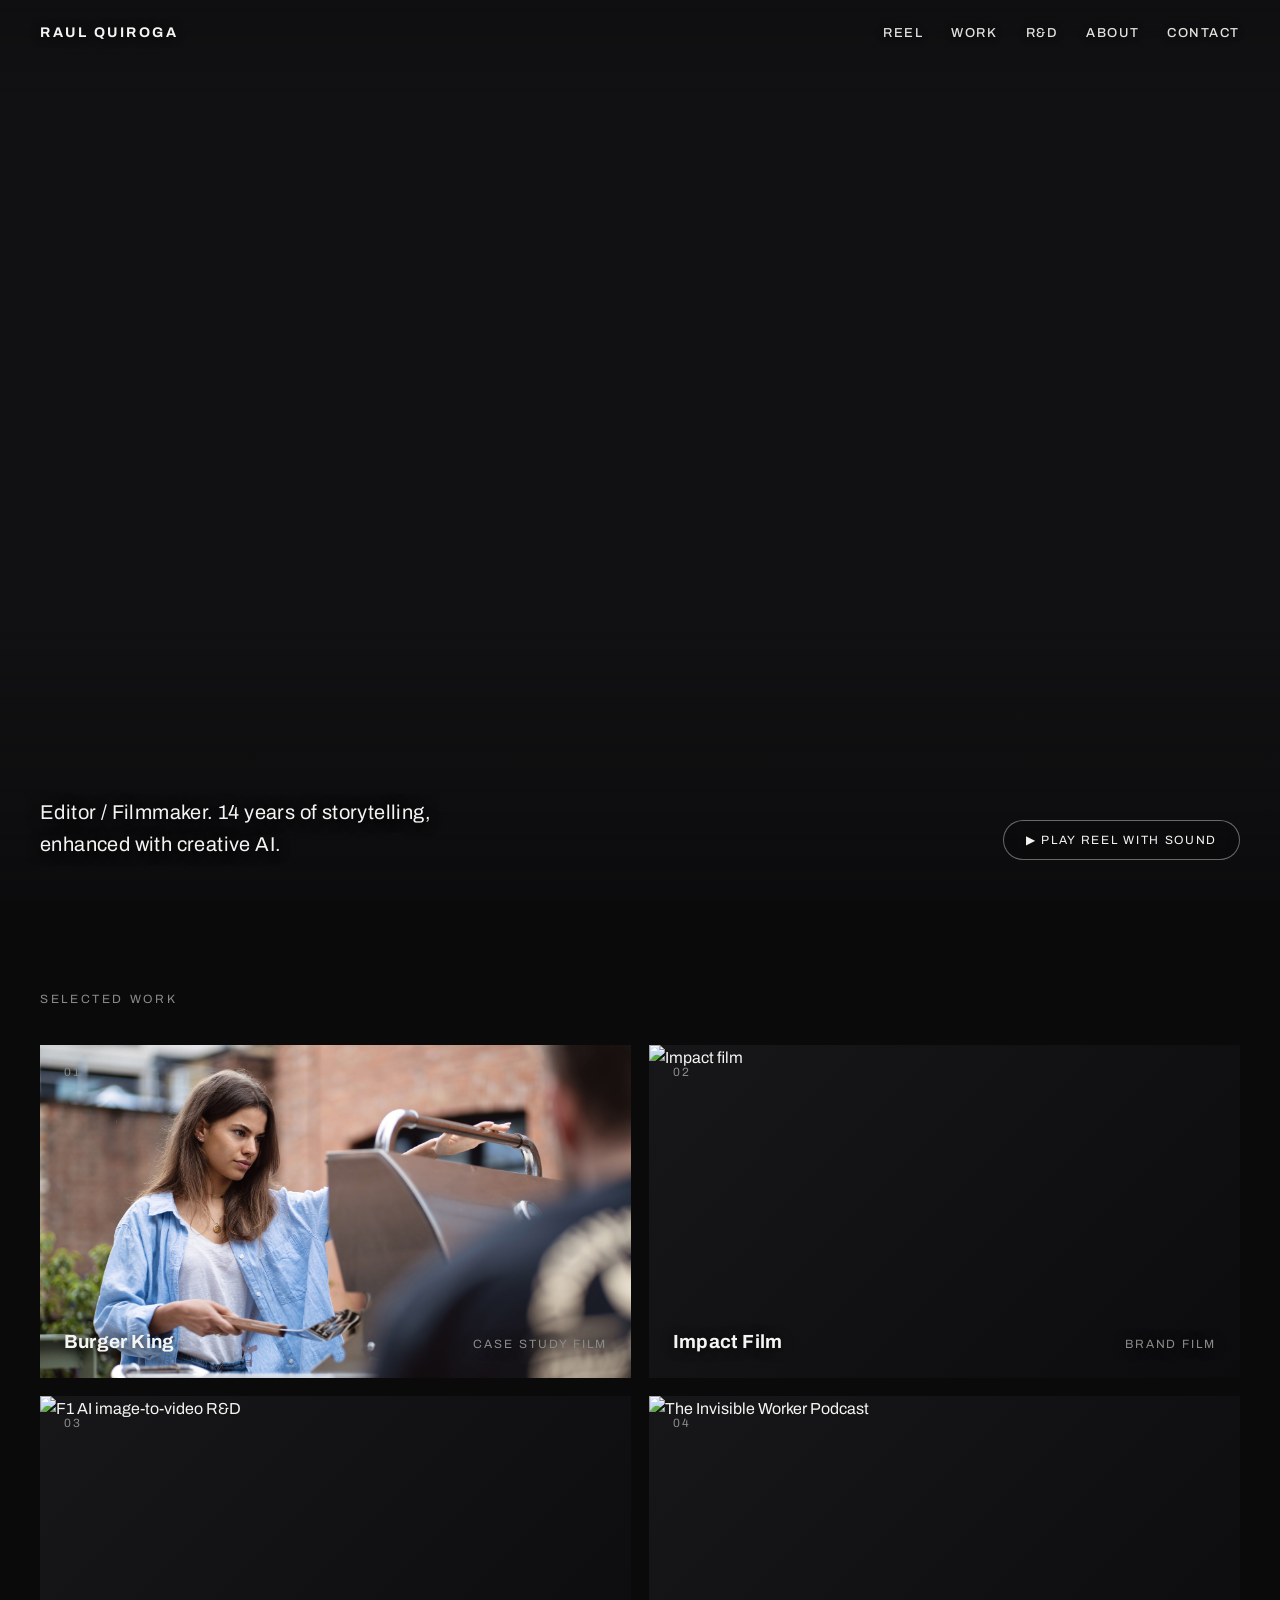
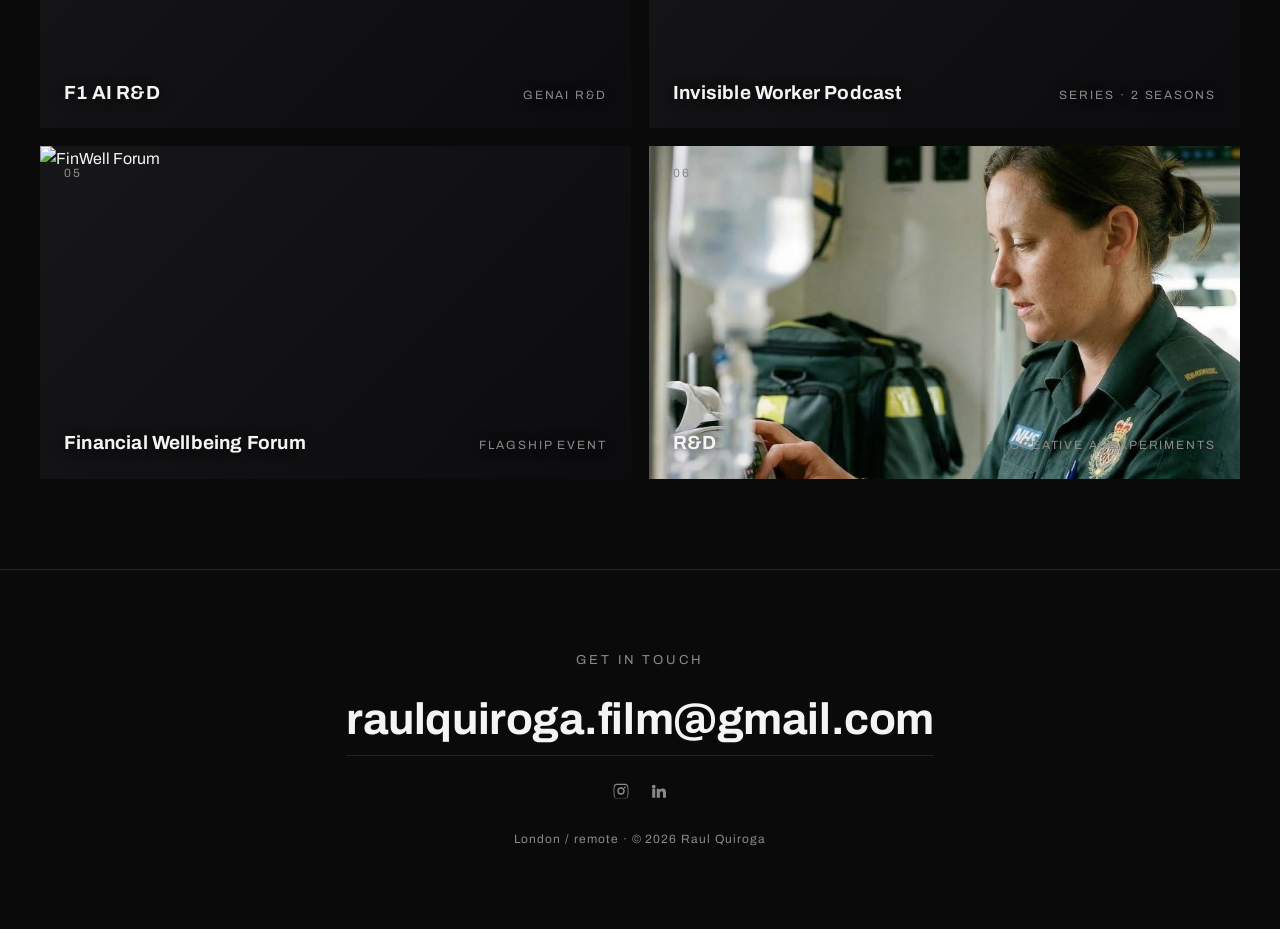
<file: index.html>
<!DOCTYPE html>
<html lang="en">
<head>
<meta charset="UTF-8">
<meta name="viewport" content="width=device-width, initial-scale=1.0">
<title>Raul Quiroga · Editor / Filmmaker</title>
<meta name="description" content="Raul Quiroga is an editor and filmmaker. 14+ years of broadcast craft, emotional editorial and GenAI-driven filmmaking.">
<link rel="preconnect" href="https://fonts.googleapis.com">
<link rel="preconnect" href="https://fonts.gstatic.com" crossorigin>
<link href="https://fonts.googleapis.com/css2?family=Archivo:wght@400;500;700;800&display=swap" rel="stylesheet">
<link rel="stylesheet" href="styles.css">
</head>
<body>

<nav class="nav">
  <a class="logo" href="index.html">Raul Quiroga</a>
  <div class="links">
    <a href="index.html" class="reel-link">Reel</a>
    <a href="#work">Work</a>
    <a href="rnd.html">R&amp;D</a>
    <a href="about.html">About</a>
    <a href="#contact">Contact</a>
  </div>
</nav>

<!-- ── HERO REEL ──
     Full-bleed background loop (muted, no controls). The button opens
     the reel in a lightbox player with sound and full controls. -->
<header class="hero">
  <h1 class="sr-only">Raul Quiroga · Editor / Filmmaker</h1>
  <div class="video-wrap">
    <iframe id="bgReel"
      src="https://player.vimeo.com/video/1209639654?h=d6bda9c183&background=1"
      allow="autoplay; fullscreen" title="Showreel (background)"></iframe>
  </div>
  <div class="scrim"></div>
  <div class="hero-copy">
    <p class="tagline">Editor / Filmmaker. 14 years of storytelling, enhanced with creative AI.</p>
    <button class="sound-btn" onclick="openReel()">▶ Play reel with sound</button>
  </div>
</header>

<div class="lightbox" id="lightbox" onclick="closeReel()" aria-hidden="true">
  <div class="lightbox-inner" onclick="event.stopPropagation()">
    <button class="lightbox-close" onclick="closeReel()" aria-label="Close reel">✕</button>
    <div class="lightbox-frame">
      <iframe id="lightboxFrame" src="about:blank"
        allow="autoplay; fullscreen; picture-in-picture" allowfullscreen title="Showreel"></iframe>
    </div>
  </div>
</div>

<!-- ── WORK ── -->
<main class="section" id="work">
  <p class="section-label">Selected work</p>
  <div class="work-grid">

    <a class="tile" href="burger-king.html">
      <img class="media" src="assets/burger-king.jpg" alt="Burger King case study film shoot" onerror="this.removeAttribute('src')">
      <span class="num">01</span>
      <div class="meta"><span class="title">Burger King</span><span class="kind">Case Study Film</span></div>
    </a>

    <a class="tile" href="impact-film.html">
      <img class="media" src="https://i.vimeocdn.com/video/2179336006-455e7f62de36483db056da31ccc5d5e21b79f44ef32065fd4aa48a20d92b4ee2-d_1280?region=us" alt="Impact film" onerror="this.removeAttribute('src')">
      <span class="num">02</span>
      <div class="meta"><span class="title">Impact Film</span><span class="kind">Brand Film</span></div>
    </a>

    <a class="tile" href="f1-ai.html">
      <img class="media" src="https://i.vimeocdn.com/video/2179338705-06f9aa1da8178ad7cf1d2cf62b634ba304f5eef14f39f080c643c0d7758fa4b1-d_1280?region=us" alt="F1 AI image-to-video R&D" onerror="this.removeAttribute('src')">
      <span class="num">03</span>
      <div class="meta"><span class="title">F1 AI R&amp;D</span><span class="kind">GenAI R&amp;D</span></div>
    </a>

    <a class="tile" href="invisible-worker.html">
      <img class="media" src="https://i.vimeocdn.com/video/2179340934-d8241ba2f781d6fa5e6c8453af34aaaffb43658cd40898a93d1880545e187e37-d_1280?region=us" alt="The Invisible Worker Podcast" onerror="this.removeAttribute('src')">
      <span class="num">04</span>
      <div class="meta"><span class="title">Invisible Worker Podcast</span><span class="kind">Series · 2 Seasons</span></div>
    </a>

    <a class="tile" href="finwell.html">
      <img class="media" src="https://i.vimeocdn.com/video/2179339027-e7065d8ea697228eddccb8ee9443a9eca9095ce222a0bd3dcd547ec988661694-d_1280?region=us" alt="FinWell Forum" onerror="this.removeAttribute('src')">
      <span class="num">05</span>
      <div class="meta"><span class="title">Financial Wellbeing Forum</span><span class="kind">Flagship Event</span></div>
    </a>

    <a class="tile" href="rnd.html">
      <img class="media" src="assets/rnd-characters-2.jpg" alt="AI-generated paramedic, R&D experiments" style="object-position: 50% 22%;" onerror="this.removeAttribute('src')">
      <span class="num">06</span>
      <div class="meta"><span class="title">R&amp;D</span><span class="kind">Creative AI Experiments</span></div>
    </a>

  </div>
</main>

<footer class="contact" id="contact">
  <p class="cta">Get in touch</p>
  <a class="email" href="mailto:raulquiroga.film@gmail.com">raulquiroga.film@gmail.com</a>
  <div class="socials">
    <a href="https://www.instagram.com/raulquiroga.film/" target="_blank" rel="noopener" aria-label="Instagram"><svg viewBox="0 0 24 24" width="18" height="18" fill="currentColor" aria-hidden="true"><path d="M12 2.2c3.2 0 3.6 0 4.9.1 1.2.1 1.8.2 2.2.4.6.2 1 .5 1.4.9.4.4.7.8.9 1.4.2.4.4 1 .4 2.2.1 1.3.1 1.7.1 4.9s0 3.6-.1 4.9c-.1 1.2-.2 1.8-.4 2.2-.2.6-.5 1-.9 1.4-.4.4-.8.7-1.4.9-.4.2-1 .4-2.2.4-1.3.1-1.7.1-4.9.1s-3.6 0-4.9-.1c-1.2-.1-1.8-.2-2.2-.4-.6-.2-1-.5-1.4-.9-.4-.4-.7-.8-.9-1.4-.2-.4-.4-1-.4-2.2-.1-1.3-.1-1.7-.1-4.9s0-3.6.1-4.9c.1-1.2.2-1.8.4-2.2.2-.6.5-1 .9-1.4.4-.4.8-.7 1.4-.9.4-.2 1-.4 2.2-.4 1.3-.1 1.7-.1 4.9-.1zm0 1.8c-3.1 0-3.5 0-4.8.1-1.1.1-1.5.2-1.8.3-.5.2-.8.4-1.1.7-.3.3-.5.6-.7 1.1-.1.3-.3.7-.3 1.8-.1 1.3-.1 1.6-.1 4.8s0 3.5.1 4.8c.1 1.1.2 1.5.3 1.8.2.5.4.8.7 1.1.3.3.6.5 1.1.7.3.1.7.3 1.8.3 1.3.1 1.6.1 4.8.1s3.5 0 4.8-.1c1.1-.1 1.5-.2 1.8-.3.5-.2.8-.4 1.1-.7.3-.3.5-.6.7-1.1.1-.3.3-.7.3-1.8.1-1.3.1-1.6.1-4.8s0-3.5-.1-4.8c-.1-1.1-.2-1.5-.3-1.8-.2-.5-.4-.8-.7-1.1-.3-.3-.6-.5-1.1-.7-.3-.1-.7-.3-1.8-.3-1.3-.1-1.6-.1-4.8-.1zm0 3.1a4.9 4.9 0 1 1 0 9.8 4.9 4.9 0 0 1 0-9.8zm0 1.8a3.1 3.1 0 1 0 0 6.2 3.1 3.1 0 0 0 0-6.2zm5.1-2.9a1.1 1.1 0 1 1 0 2.3 1.1 1.1 0 0 1 0-2.3z"/></svg></a>
    <a href="https://www.linkedin.com/in/raul-quiroga/" target="_blank" rel="noopener" aria-label="LinkedIn"><svg viewBox="0 0 24 24" width="18" height="18" fill="currentColor" aria-hidden="true"><path d="M4.98 3.5a2.5 2.5 0 1 1 0 5 2.5 2.5 0 0 1 0-5zM3 9h4v12H3zM9 9h3.8v1.7h.1c.5-1 1.8-2 3.7-2 4 0 4.7 2.6 4.7 6V21h-4v-5.6c0-1.3 0-3-1.9-3s-2.2 1.4-2.2 2.9V21H9z"/></svg></a>
  </div>
  <p class="fine">London / remote · © 2026 Raul Quiroga</p>
</footer>

<script>
  var reelSrc = 'https://player.vimeo.com/video/1209639654?h=d6bda9c183&autoplay=1&muted=0&title=0&byline=0&portrait=0&badge=0&dnt=1';
  function bgReel(method) {
    document.getElementById('bgReel').contentWindow
      .postMessage(JSON.stringify({ method: method }), 'https://player.vimeo.com');
  }
  function openReel() {
    bgReel('pause');
    document.getElementById('lightboxFrame').src = reelSrc;
    document.getElementById('lightbox').classList.add('open');
    document.body.style.overflow = 'hidden';
  }
  function closeReel() {
    document.getElementById('lightbox').classList.remove('open');
    document.getElementById('lightboxFrame').src = 'about:blank';
    document.body.style.overflow = '';
    bgReel('play');
  }
  document.addEventListener('keydown', function (e) {
    if (e.key === 'Escape') closeReel();
  });
</script>

</body>
</html>
</file>
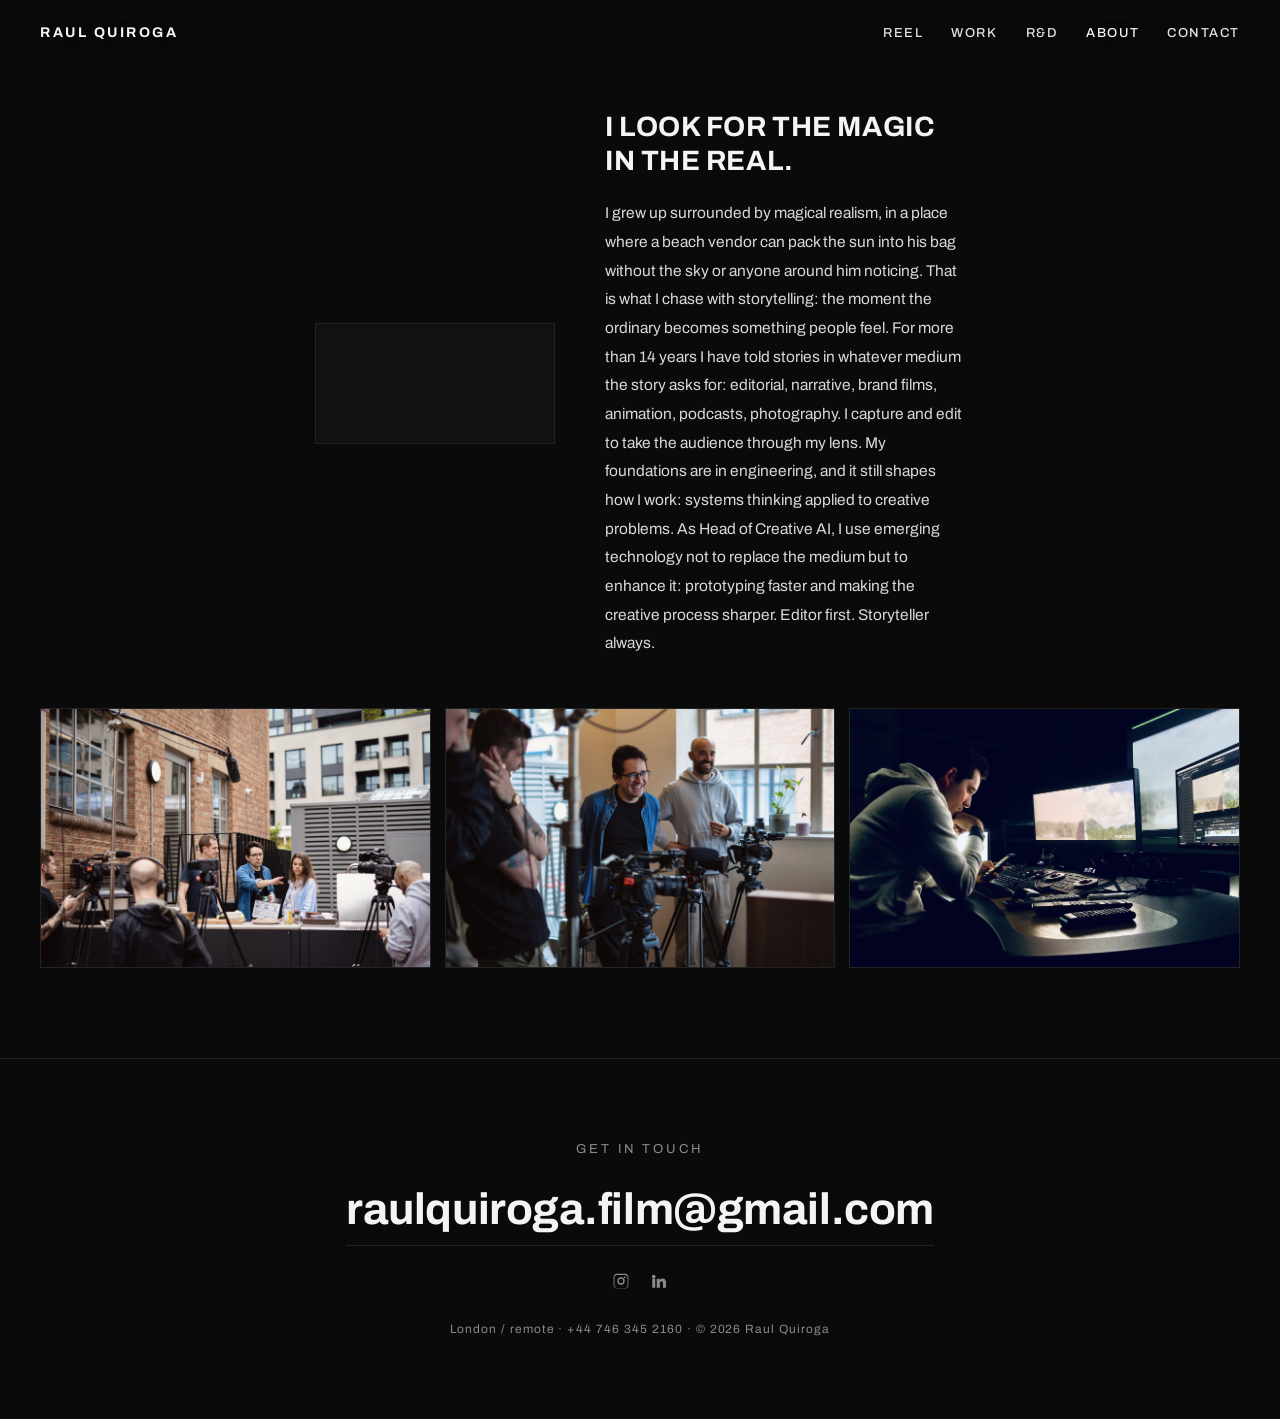
<file: about.html>
<!DOCTYPE html>
<html lang="en">
<head>
<meta charset="UTF-8">
<meta name="viewport" content="width=device-width, initial-scale=1.0">
<title>About · Raul Quiroga</title>
<link rel="preconnect" href="https://fonts.googleapis.com">
<link rel="preconnect" href="https://fonts.gstatic.com" crossorigin>
<link href="https://fonts.googleapis.com/css2?family=Archivo:wght@400;500;700;800&display=swap" rel="stylesheet">
<link rel="stylesheet" href="styles.css">
</head>
<body>

<nav class="nav">
  <a class="logo" href="index.html">Raul Quiroga</a>
  <div class="links">
    <a href="index.html" class="reel-link">Reel</a>
    <a href="index.html#work">Work</a>
    <a href="rnd.html">R&amp;D</a>
    <a href="about.html" class="active">About</a>
    <a href="#contact">Contact</a>
  </div>
</nav>

<section class="about">
  <video class="portrait" src="assets/street-vendor.mp4" autoplay muted loop playsinline aria-label="A street vendor at sunset"></video>
  <div>
    <h1>I look for the magic in the real.</h1>
    <div class="intro">

      <p>I grew up surrounded by magical realism, in a place where a beach vendor can pack the sun into his bag without the sky or anyone around him noticing. That is what I chase with storytelling: the moment the ordinary becomes something people feel. For more than 14 years I have told stories in whatever medium the story asks for: editorial, narrative, brand films, animation, podcasts, photography. I capture and edit to take the audience through my lens. My foundations are in engineering, and it still shapes how I work: systems thinking applied to creative problems. As Head of Creative AI, I use emerging technology not to replace the medium but to enhance it: prototyping faster and making the creative process sharper. Editor first. Storyteller always.</p>
    </div>
  </div>
</section>

<!-- BTS strip -->
<div class="bts-row">
  <img class="cell" src="assets/bts-4.jpg" alt="Raul directing on set" onerror="this.removeAttribute('src')">
  <img class="cell" src="assets/bts-1.jpg" alt="Behind the scenes" onerror="this.removeAttribute('src')">
  <img class="cell" src="assets/bts-3.jpg" alt="In the edit suite" onerror="this.removeAttribute('src')">
</div>

<footer class="contact" id="contact">
  <p class="cta">Get in touch</p>
  <a class="email" href="mailto:raulquiroga.film@gmail.com">raulquiroga.film@gmail.com</a>
  <div class="socials">
    <a href="https://www.instagram.com/raulquiroga.film/" target="_blank" rel="noopener" aria-label="Instagram"><svg viewBox="0 0 24 24" width="18" height="18" fill="currentColor" aria-hidden="true"><path d="M12 2.2c3.2 0 3.6 0 4.9.1 1.2.1 1.8.2 2.2.4.6.2 1 .5 1.4.9.4.4.7.8.9 1.4.2.4.4 1 .4 2.2.1 1.3.1 1.7.1 4.9s0 3.6-.1 4.9c-.1 1.2-.2 1.8-.4 2.2-.2.6-.5 1-.9 1.4-.4.4-.8.7-1.4.9-.4.2-1 .4-2.2.4-1.3.1-1.7.1-4.9.1s-3.6 0-4.9-.1c-1.2-.1-1.8-.2-2.2-.4-.6-.2-1-.5-1.4-.9-.4-.4-.7-.8-.9-1.4-.2-.4-.4-1-.4-2.2-.1-1.3-.1-1.7-.1-4.9s0-3.6.1-4.9c.1-1.2.2-1.8.4-2.2.2-.6.5-1 .9-1.4.4-.4.8-.7 1.4-.9.4-.2 1-.4 2.2-.4 1.3-.1 1.7-.1 4.9-.1zm0 1.8c-3.1 0-3.5 0-4.8.1-1.1.1-1.5.2-1.8.3-.5.2-.8.4-1.1.7-.3.3-.5.6-.7 1.1-.1.3-.3.7-.3 1.8-.1 1.3-.1 1.6-.1 4.8s0 3.5.1 4.8c.1 1.1.2 1.5.3 1.8.2.5.4.8.7 1.1.3.3.6.5 1.1.7.3.1.7.3 1.8.3 1.3.1 1.6.1 4.8.1s3.5 0 4.8-.1c1.1-.1 1.5-.2 1.8-.3.5-.2.8-.4 1.1-.7.3-.3.5-.6.7-1.1.1-.3.3-.7.3-1.8.1-1.3.1-1.6.1-4.8s0-3.5-.1-4.8c-.1-1.1-.2-1.5-.3-1.8-.2-.5-.4-.8-.7-1.1-.3-.3-.6-.5-1.1-.7-.3-.1-.7-.3-1.8-.3-1.3-.1-1.6-.1-4.8-.1zm0 3.1a4.9 4.9 0 1 1 0 9.8 4.9 4.9 0 0 1 0-9.8zm0 1.8a3.1 3.1 0 1 0 0 6.2 3.1 3.1 0 0 0 0-6.2zm5.1-2.9a1.1 1.1 0 1 1 0 2.3 1.1 1.1 0 0 1 0-2.3z"/></svg></a>
    <a href="https://www.linkedin.com/in/raul-quiroga/" target="_blank" rel="noopener" aria-label="LinkedIn"><svg viewBox="0 0 24 24" width="18" height="18" fill="currentColor" aria-hidden="true"><path d="M4.98 3.5a2.5 2.5 0 1 1 0 5 2.5 2.5 0 0 1 0-5zM3 9h4v12H3zM9 9h3.8v1.7h.1c.5-1 1.8-2 3.7-2 4 0 4.7 2.6 4.7 6V21h-4v-5.6c0-1.3 0-3-1.9-3s-2.2 1.4-2.2 2.9V21H9z"/></svg></a>
  </div>
  <p class="fine">London / remote · +44 746 345 2160 · © 2026 Raul Quiroga</p>
</footer>

</body>
</html>
</file>
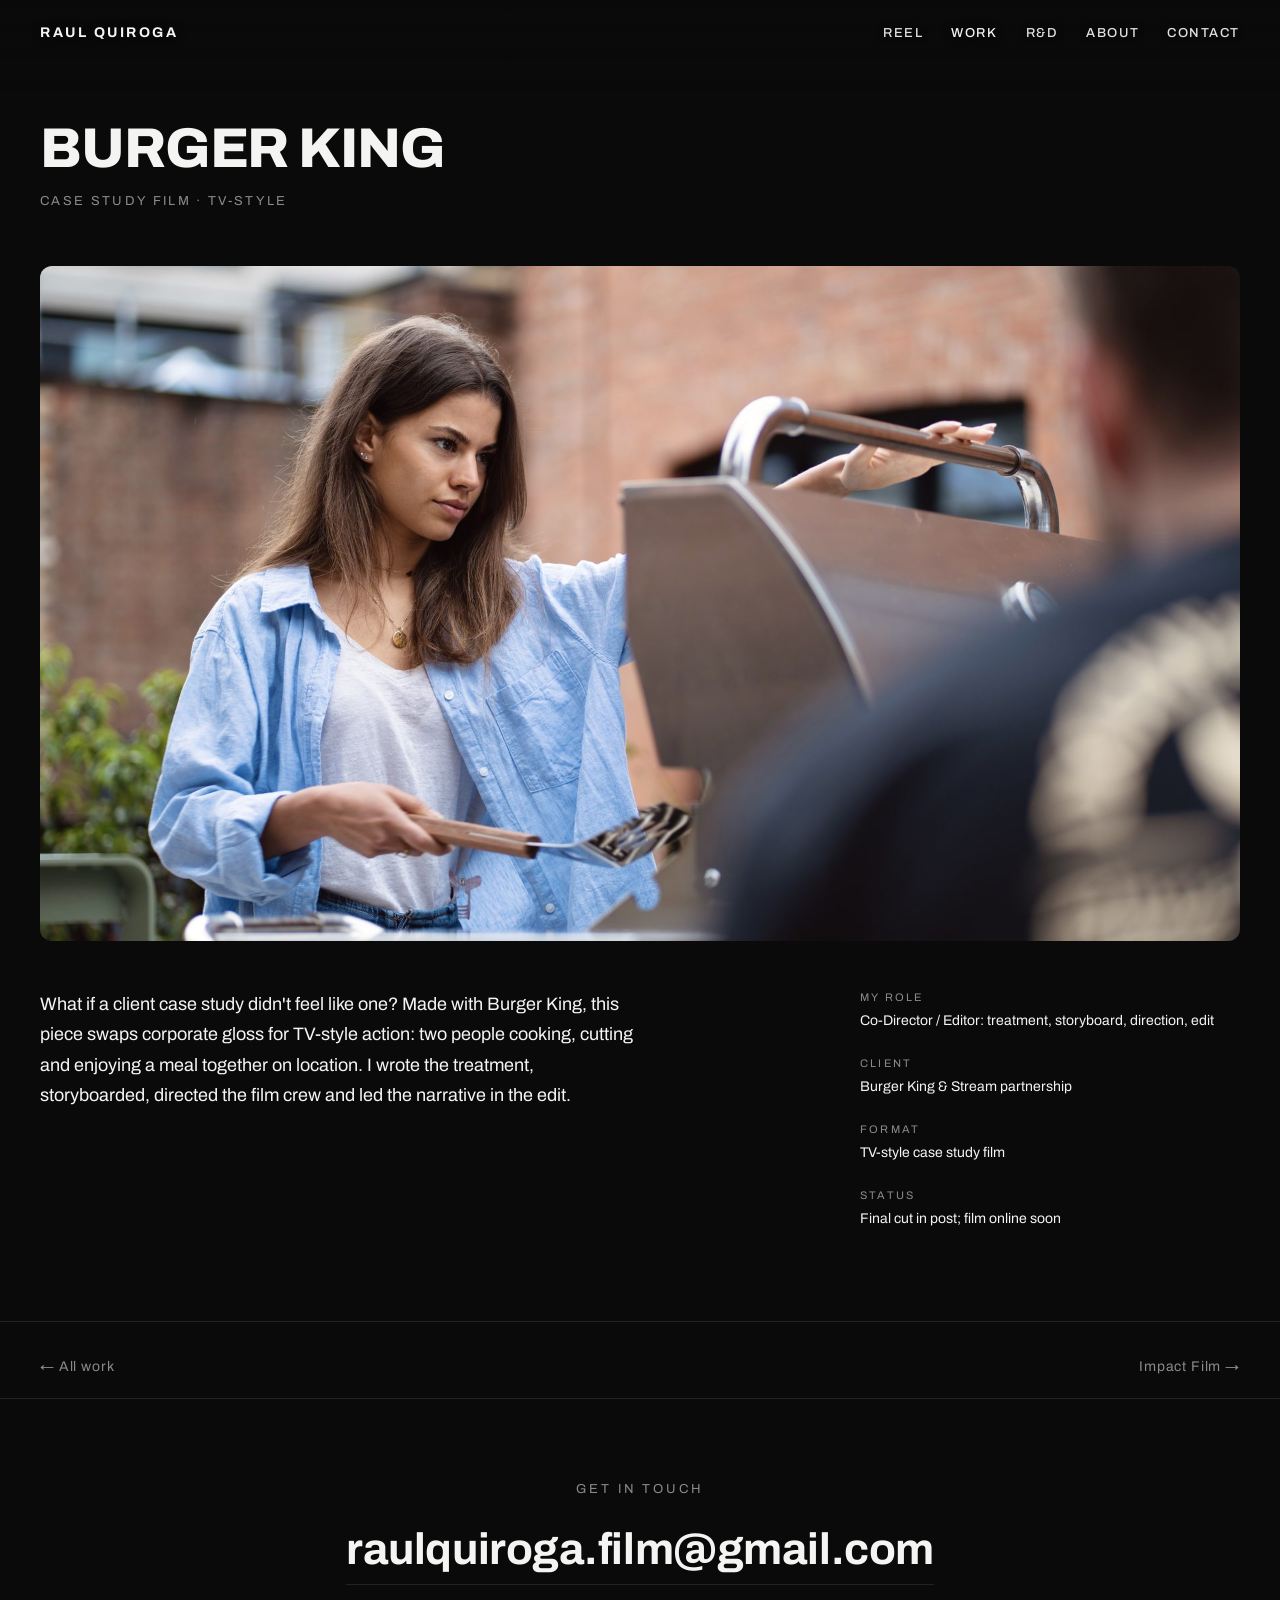
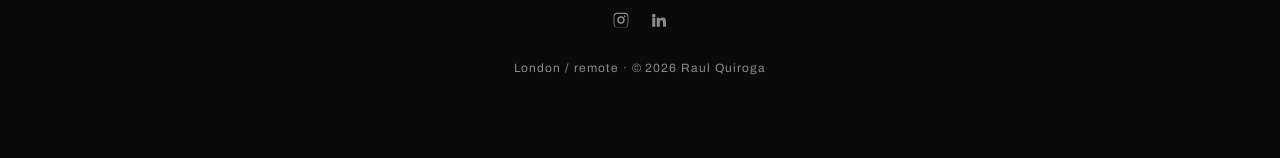
<file: burger-king.html>
<!DOCTYPE html>
<html lang="en">
<head>
<meta charset="UTF-8">
<meta name="viewport" content="width=device-width, initial-scale=1.0">
<title>Burger King · Raul Quiroga</title>
<link rel="preconnect" href="https://fonts.googleapis.com">
<link rel="preconnect" href="https://fonts.gstatic.com" crossorigin>
<link href="https://fonts.googleapis.com/css2?family=Archivo:wght@400;500;700;800&display=swap" rel="stylesheet">
<link rel="stylesheet" href="styles.css">
</head>
<body>

<nav class="nav">
  <a class="logo" href="index.html">Raul Quiroga</a>
  <div class="links">
    <a href="index.html" class="reel-link">Reel</a>
    <a href="index.html#work" class="active">Work</a>
    <a href="rnd.html">R&amp;D</a>
    <a href="about.html">About</a>
    <a href="#contact">Contact</a>
  </div>
</nav>

<header class="project-head">
  <h1>Burger King</h1>
  <p class="kind">Case Study Film · TV-Style</p>
</header>

<!-- Image for now. To use video instead, swap this block back to the
     iframe player used on the other project pages (see impact-film.html). -->
<div class="player">
  <div class="frame">
    <img src="assets/burger-king.jpg" alt="Raul Quiroga directing the Burger King shoot"
         style="position:absolute; inset:0; width:100%; height:100%; object-fit:cover;">
  </div>
</div>

<section class="project-body">
  <div class="context">

    <p>What if a client case study didn't feel like one? Made with Burger King, this piece swaps corporate gloss for TV-style action: two people cooking, cutting and enjoying a meal together on location. I wrote the treatment, storyboarded, directed the film crew and led the narrative in the edit.</p>
  </div>
  <dl class="essentials">
    <dt>My role</dt><dd>Co-Director / Editor: treatment, storyboard, direction, edit</dd>
    <dt>Client</dt><dd>Burger King &amp; Stream partnership</dd>
    <dt>Format</dt><dd>TV-style case study film</dd>
    <dt>Status</dt><dd>Final cut in post; film online soon</dd>
  </dl>
</section>

<nav class="pager">
  <a href="index.html#work">← All work</a>
  <a href="impact-film.html">Impact Film →</a>
</nav>

<footer class="contact" id="contact">
  <p class="cta">Get in touch</p>
  <a class="email" href="mailto:raulquiroga.film@gmail.com">raulquiroga.film@gmail.com</a>
  <div class="socials">
    <a href="https://www.instagram.com/raulquiroga.film/" target="_blank" rel="noopener" aria-label="Instagram"><svg viewBox="0 0 24 24" width="18" height="18" fill="currentColor" aria-hidden="true"><path d="M12 2.2c3.2 0 3.6 0 4.9.1 1.2.1 1.8.2 2.2.4.6.2 1 .5 1.4.9.4.4.7.8.9 1.4.2.4.4 1 .4 2.2.1 1.3.1 1.7.1 4.9s0 3.6-.1 4.9c-.1 1.2-.2 1.8-.4 2.2-.2.6-.5 1-.9 1.4-.4.4-.8.7-1.4.9-.4.2-1 .4-2.2.4-1.3.1-1.7.1-4.9.1s-3.6 0-4.9-.1c-1.2-.1-1.8-.2-2.2-.4-.6-.2-1-.5-1.4-.9-.4-.4-.7-.8-.9-1.4-.2-.4-.4-1-.4-2.2-.1-1.3-.1-1.7-.1-4.9s0-3.6.1-4.9c.1-1.2.2-1.8.4-2.2.2-.6.5-1 .9-1.4.4-.4.8-.7 1.4-.9.4-.2 1-.4 2.2-.4 1.3-.1 1.7-.1 4.9-.1zm0 1.8c-3.1 0-3.5 0-4.8.1-1.1.1-1.5.2-1.8.3-.5.2-.8.4-1.1.7-.3.3-.5.6-.7 1.1-.1.3-.3.7-.3 1.8-.1 1.3-.1 1.6-.1 4.8s0 3.5.1 4.8c.1 1.1.2 1.5.3 1.8.2.5.4.8.7 1.1.3.3.6.5 1.1.7.3.1.7.3 1.8.3 1.3.1 1.6.1 4.8.1s3.5 0 4.8-.1c1.1-.1 1.5-.2 1.8-.3.5-.2.8-.4 1.1-.7.3-.3.5-.6.7-1.1.1-.3.3-.7.3-1.8.1-1.3.1-1.6.1-4.8s0-3.5-.1-4.8c-.1-1.1-.2-1.5-.3-1.8-.2-.5-.4-.8-.7-1.1-.3-.3-.6-.5-1.1-.7-.3-.1-.7-.3-1.8-.3-1.3-.1-1.6-.1-4.8-.1zm0 3.1a4.9 4.9 0 1 1 0 9.8 4.9 4.9 0 0 1 0-9.8zm0 1.8a3.1 3.1 0 1 0 0 6.2 3.1 3.1 0 0 0 0-6.2zm5.1-2.9a1.1 1.1 0 1 1 0 2.3 1.1 1.1 0 0 1 0-2.3z"/></svg></a>
    <a href="https://www.linkedin.com/in/raul-quiroga/" target="_blank" rel="noopener" aria-label="LinkedIn"><svg viewBox="0 0 24 24" width="18" height="18" fill="currentColor" aria-hidden="true"><path d="M4.98 3.5a2.5 2.5 0 1 1 0 5 2.5 2.5 0 0 1 0-5zM3 9h4v12H3zM9 9h3.8v1.7h.1c.5-1 1.8-2 3.7-2 4 0 4.7 2.6 4.7 6V21h-4v-5.6c0-1.3 0-3-1.9-3s-2.2 1.4-2.2 2.9V21H9z"/></svg></a>
  </div>
  <p class="fine">London / remote · © 2026 Raul Quiroga</p>
</footer>

</body>
</html>
</file>
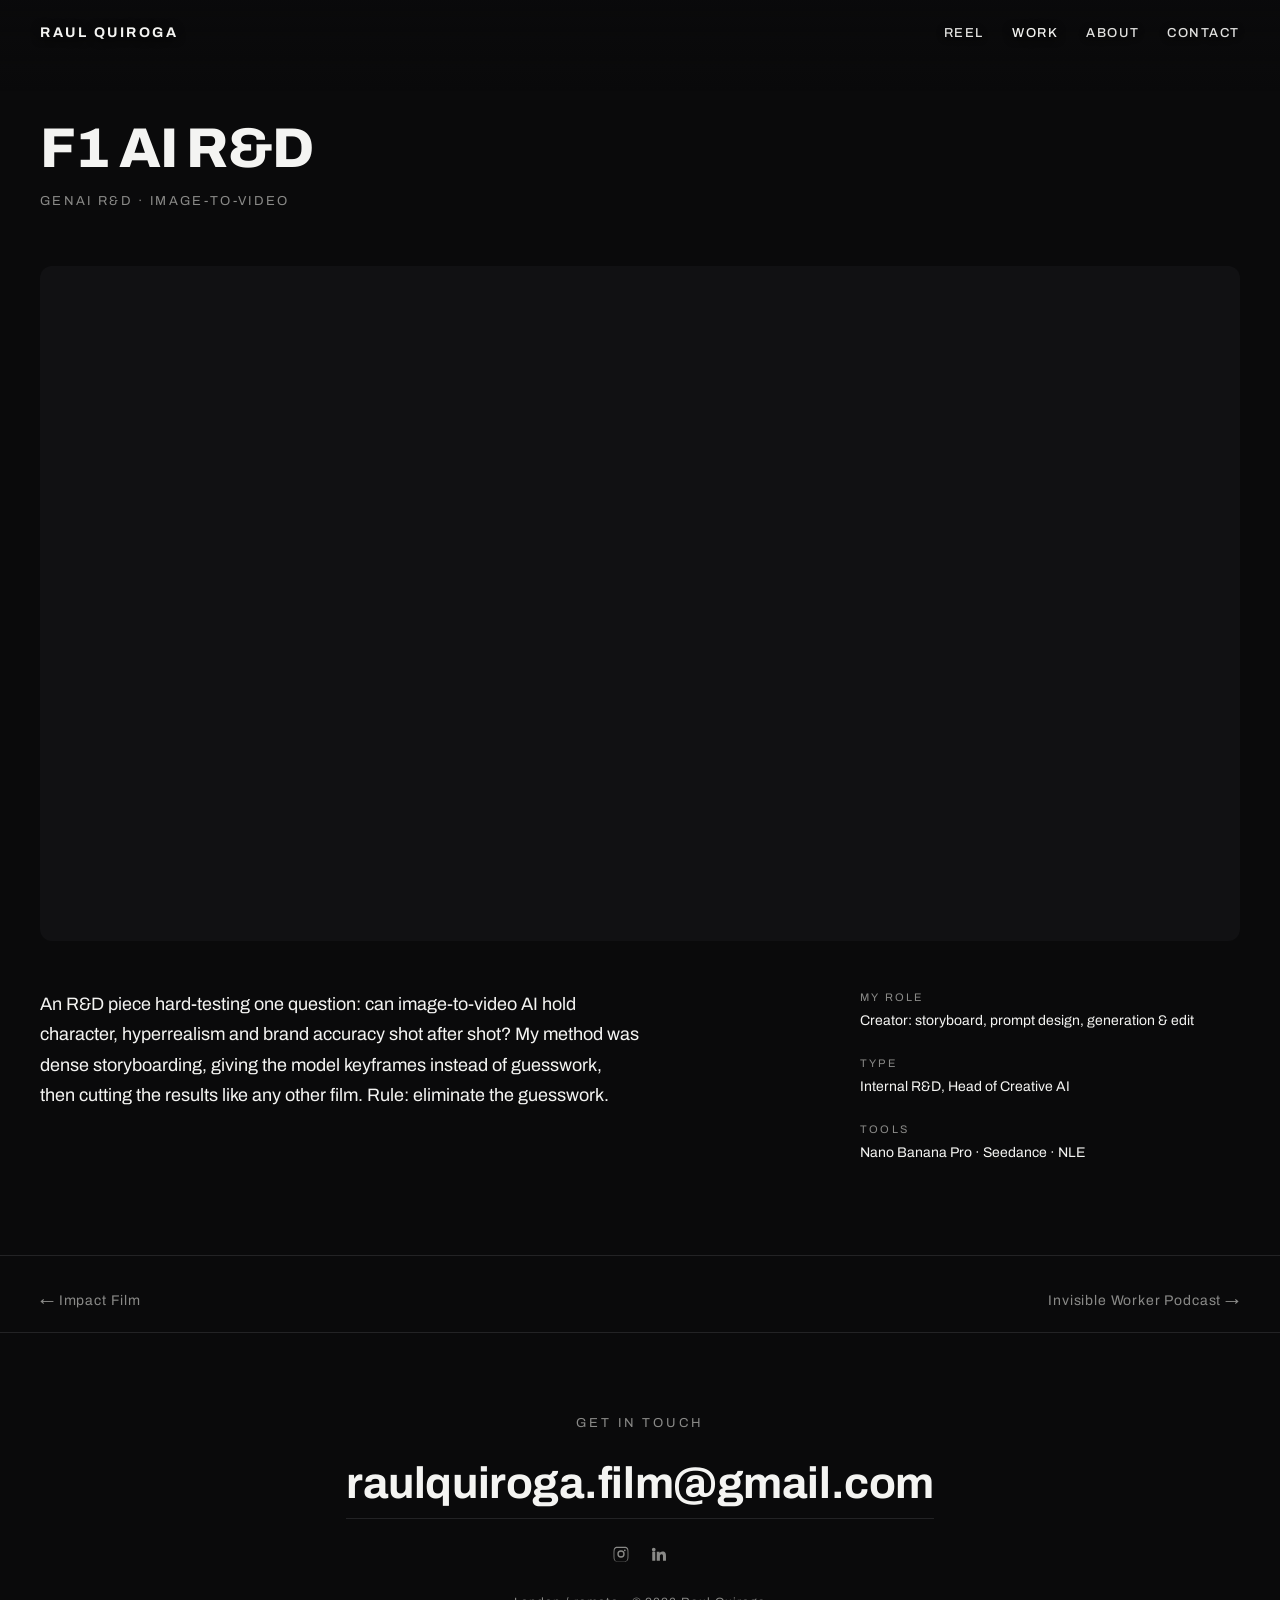
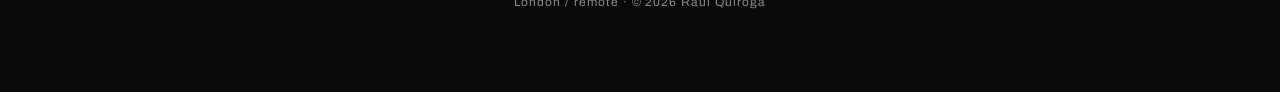
<file: f1-ai.html>
<!DOCTYPE html>
<html lang="en">
<head>
<meta charset="UTF-8">
<meta name="viewport" content="width=device-width, initial-scale=1.0">
<title>F1 AI R&D · Raul Quiroga</title>
<link rel="preconnect" href="https://fonts.googleapis.com">
<link rel="preconnect" href="https://fonts.gstatic.com" crossorigin>
<link href="https://fonts.googleapis.com/css2?family=Archivo:wght@400;500;700;800&display=swap" rel="stylesheet">
<link rel="stylesheet" href="styles.css">
</head>
<body>

<nav class="nav">
  <a class="logo" href="index.html">Raul Quiroga</a>
  <div class="links">
    <a href="index.html" class="reel-link">Reel</a>
    <a href="index.html#work" class="active">Work</a>
    <a href="about.html">About</a>
    <a href="#contact">Contact</a>
  </div>
</nav>

<header class="project-head">
  <h1>F1 AI R&amp;D</h1>
  <p class="kind">GenAI R&amp;D · Image-to-Video</p>
</header>

<div class="player">
  <div class="frame">
    <iframe src="https://player.vimeo.com/video/1209675667?h=6d91970a26&title=0&byline=0&portrait=0&badge=0&dnt=1" allow="fullscreen; picture-in-picture" title="F1 AI film"></iframe>
  </div>
</div>

<section class="project-body">
  <div class="context">

    <p>An R&amp;D piece hard-testing one question: can image-to-video AI hold character, hyperrealism and brand accuracy shot after shot? My method was dense storyboarding, giving the model keyframes instead of guesswork, then cutting the results like any other film. Rule: eliminate the guesswork.</p>
  </div>
  <dl class="essentials">
    <dt>My role</dt><dd>Creator: storyboard, prompt design, generation &amp; edit</dd>
    <dt>Type</dt><dd>Internal R&amp;D, Head of Creative AI</dd>
    <dt>Tools</dt><dd>Nano Banana Pro · Seedance · NLE</dd>
  </dl>
</section>

<nav class="pager">
  <a href="impact-film.html">← Impact Film</a>
  <a href="invisible-worker.html">Invisible Worker Podcast →</a>
</nav>

<footer class="contact" id="contact">
  <p class="cta">Get in touch</p>
  <a class="email" href="mailto:raulquiroga.film@gmail.com">raulquiroga.film@gmail.com</a>
  <div class="socials">
    <a href="https://www.instagram.com/raulquiroga.film/" target="_blank" rel="noopener" aria-label="Instagram"><svg viewBox="0 0 24 24" width="18" height="18" fill="currentColor" aria-hidden="true"><path d="M12 2.2c3.2 0 3.6 0 4.9.1 1.2.1 1.8.2 2.2.4.6.2 1 .5 1.4.9.4.4.7.8.9 1.4.2.4.4 1 .4 2.2.1 1.3.1 1.7.1 4.9s0 3.6-.1 4.9c-.1 1.2-.2 1.8-.4 2.2-.2.6-.5 1-.9 1.4-.4.4-.8.7-1.4.9-.4.2-1 .4-2.2.4-1.3.1-1.7.1-4.9.1s-3.6 0-4.9-.1c-1.2-.1-1.8-.2-2.2-.4-.6-.2-1-.5-1.4-.9-.4-.4-.7-.8-.9-1.4-.2-.4-.4-1-.4-2.2-.1-1.3-.1-1.7-.1-4.9s0-3.6.1-4.9c.1-1.2.2-1.8.4-2.2.2-.6.5-1 .9-1.4.4-.4.8-.7 1.4-.9.4-.2 1-.4 2.2-.4 1.3-.1 1.7-.1 4.9-.1zm0 1.8c-3.1 0-3.5 0-4.8.1-1.1.1-1.5.2-1.8.3-.5.2-.8.4-1.1.7-.3.3-.5.6-.7 1.1-.1.3-.3.7-.3 1.8-.1 1.3-.1 1.6-.1 4.8s0 3.5.1 4.8c.1 1.1.2 1.5.3 1.8.2.5.4.8.7 1.1.3.3.6.5 1.1.7.3.1.7.3 1.8.3 1.3.1 1.6.1 4.8.1s3.5 0 4.8-.1c1.1-.1 1.5-.2 1.8-.3.5-.2.8-.4 1.1-.7.3-.3.5-.6.7-1.1.1-.3.3-.7.3-1.8.1-1.3.1-1.6.1-4.8s0-3.5-.1-4.8c-.1-1.1-.2-1.5-.3-1.8-.2-.5-.4-.8-.7-1.1-.3-.3-.6-.5-1.1-.7-.3-.1-.7-.3-1.8-.3-1.3-.1-1.6-.1-4.8-.1zm0 3.1a4.9 4.9 0 1 1 0 9.8 4.9 4.9 0 0 1 0-9.8zm0 1.8a3.1 3.1 0 1 0 0 6.2 3.1 3.1 0 0 0 0-6.2zm5.1-2.9a1.1 1.1 0 1 1 0 2.3 1.1 1.1 0 0 1 0-2.3z"/></svg></a>
    <a href="https://www.linkedin.com/in/raul-quiroga/" target="_blank" rel="noopener" aria-label="LinkedIn"><svg viewBox="0 0 24 24" width="18" height="18" fill="currentColor" aria-hidden="true"><path d="M4.98 3.5a2.5 2.5 0 1 1 0 5 2.5 2.5 0 0 1 0-5zM3 9h4v12H3zM9 9h3.8v1.7h.1c.5-1 1.8-2 3.7-2 4 0 4.7 2.6 4.7 6V21h-4v-5.6c0-1.3 0-3-1.9-3s-2.2 1.4-2.2 2.9V21H9z"/></svg></a>
  </div>
  <p class="fine">London / remote · © 2026 Raul Quiroga</p>
</footer>

</body>
</html>
</file>
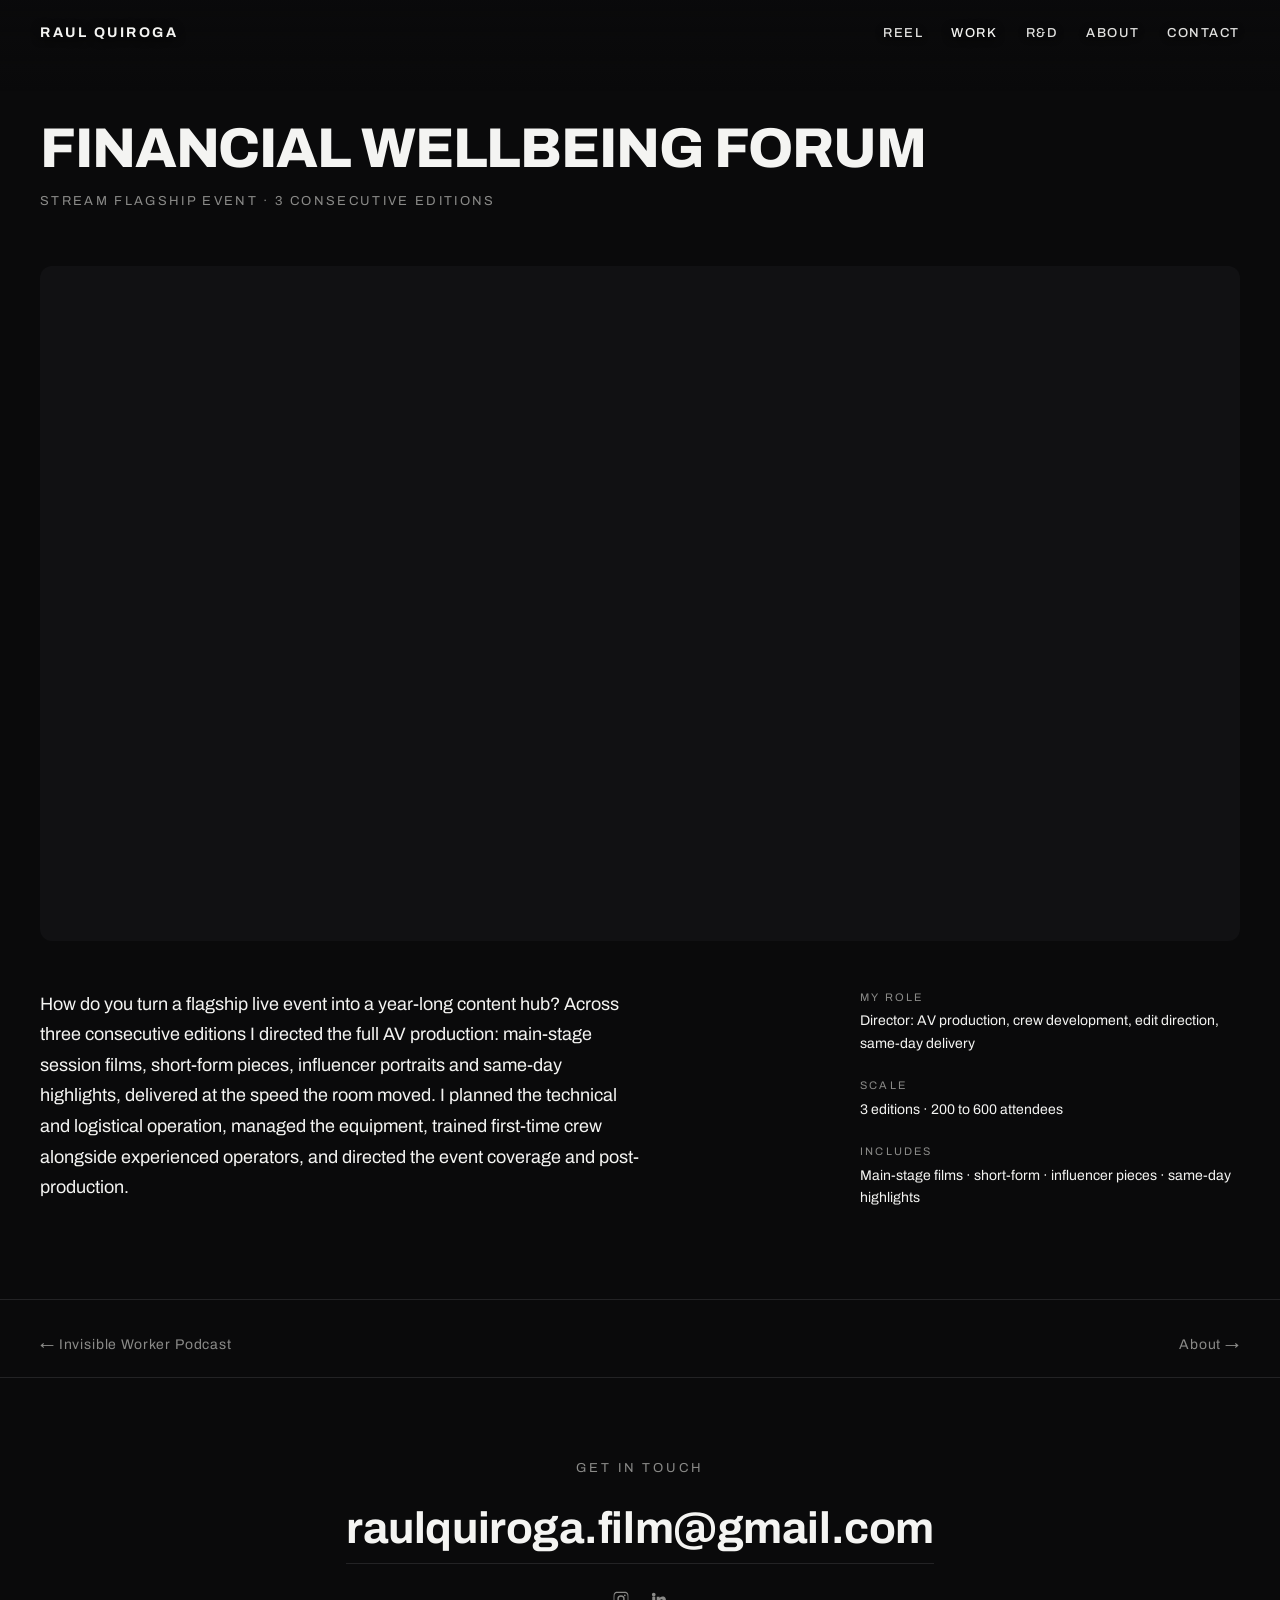
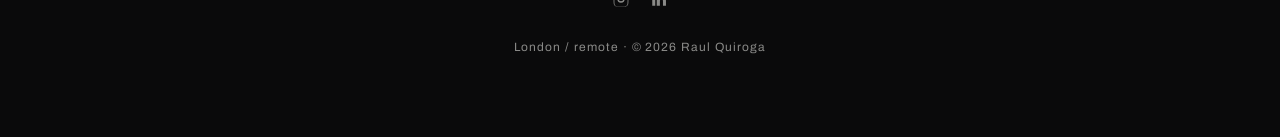
<file: finwell.html>
<!DOCTYPE html>
<html lang="en">
<head>
<meta charset="UTF-8">
<meta name="viewport" content="width=device-width, initial-scale=1.0">
<title>FinWell Forum · Raul Quiroga</title>
<link rel="preconnect" href="https://fonts.googleapis.com">
<link rel="preconnect" href="https://fonts.gstatic.com" crossorigin>
<link href="https://fonts.googleapis.com/css2?family=Archivo:wght@400;500;700;800&display=swap" rel="stylesheet">
<link rel="stylesheet" href="styles.css">
</head>
<body>

<nav class="nav">
  <a class="logo" href="index.html">Raul Quiroga</a>
  <div class="links">
    <a href="index.html" class="reel-link">Reel</a>
    <a href="index.html#work" class="active">Work</a>
    <a href="rnd.html">R&amp;D</a>
    <a href="about.html">About</a>
    <a href="#contact">Contact</a>
  </div>
</nav>

<header class="project-head">
  <h1>Financial Wellbeing Forum</h1>
  <p class="kind">Stream Flagship Event · 3 Consecutive Editions</p>
</header>

<div class="player">
  <div class="frame">
    <iframe src="https://player.vimeo.com/video/1209676930?h=dbadccbe7d&title=0&byline=0&portrait=0&badge=0&dnt=1" allow="fullscreen; picture-in-picture" title="FinWell Forum highlights"></iframe>
  </div>
</div>

<section class="project-body">
  <div class="context">

    <p>How do you turn a flagship live event into a year-long content hub? Across three consecutive editions I directed the full AV production: main-stage session films, short-form pieces, influencer portraits and same-day highlights, delivered at the speed the room moved. I planned the technical and logistical operation, managed the equipment, trained first-time crew alongside experienced operators, and directed the event coverage and post-production.</p>
  </div>
  <dl class="essentials">
    <dt>My role</dt><dd>Director: AV production, crew development, edit direction, same-day delivery</dd>
    <dt>Scale</dt><dd>3 editions · 200 to 600 attendees</dd>
    <dt>Includes</dt><dd>Main-stage films · short-form · influencer pieces · same-day highlights</dd>
  </dl>
</section>

<nav class="pager">
  <a href="invisible-worker.html">← Invisible Worker Podcast</a>
  <a href="about.html">About →</a>
</nav>

<footer class="contact" id="contact">
  <p class="cta">Get in touch</p>
  <a class="email" href="mailto:raulquiroga.film@gmail.com">raulquiroga.film@gmail.com</a>
  <div class="socials">
    <a href="https://www.instagram.com/raulquiroga.film/" target="_blank" rel="noopener" aria-label="Instagram"><svg viewBox="0 0 24 24" width="18" height="18" fill="currentColor" aria-hidden="true"><path d="M12 2.2c3.2 0 3.6 0 4.9.1 1.2.1 1.8.2 2.2.4.6.2 1 .5 1.4.9.4.4.7.8.9 1.4.2.4.4 1 .4 2.2.1 1.3.1 1.7.1 4.9s0 3.6-.1 4.9c-.1 1.2-.2 1.8-.4 2.2-.2.6-.5 1-.9 1.4-.4.4-.8.7-1.4.9-.4.2-1 .4-2.2.4-1.3.1-1.7.1-4.9.1s-3.6 0-4.9-.1c-1.2-.1-1.8-.2-2.2-.4-.6-.2-1-.5-1.4-.9-.4-.4-.7-.8-.9-1.4-.2-.4-.4-1-.4-2.2-.1-1.3-.1-1.7-.1-4.9s0-3.6.1-4.9c.1-1.2.2-1.8.4-2.2.2-.6.5-1 .9-1.4.4-.4.8-.7 1.4-.9.4-.2 1-.4 2.2-.4 1.3-.1 1.7-.1 4.9-.1zm0 1.8c-3.1 0-3.5 0-4.8.1-1.1.1-1.5.2-1.8.3-.5.2-.8.4-1.1.7-.3.3-.5.6-.7 1.1-.1.3-.3.7-.3 1.8-.1 1.3-.1 1.6-.1 4.8s0 3.5.1 4.8c.1 1.1.2 1.5.3 1.8.2.5.4.8.7 1.1.3.3.6.5 1.1.7.3.1.7.3 1.8.3 1.3.1 1.6.1 4.8.1s3.5 0 4.8-.1c1.1-.1 1.5-.2 1.8-.3.5-.2.8-.4 1.1-.7.3-.3.5-.6.7-1.1.1-.3.3-.7.3-1.8.1-1.3.1-1.6.1-4.8s0-3.5-.1-4.8c-.1-1.1-.2-1.5-.3-1.8-.2-.5-.4-.8-.7-1.1-.3-.3-.6-.5-1.1-.7-.3-.1-.7-.3-1.8-.3-1.3-.1-1.6-.1-4.8-.1zm0 3.1a4.9 4.9 0 1 1 0 9.8 4.9 4.9 0 0 1 0-9.8zm0 1.8a3.1 3.1 0 1 0 0 6.2 3.1 3.1 0 0 0 0-6.2zm5.1-2.9a1.1 1.1 0 1 1 0 2.3 1.1 1.1 0 0 1 0-2.3z"/></svg></a>
    <a href="https://www.linkedin.com/in/raul-quiroga/" target="_blank" rel="noopener" aria-label="LinkedIn"><svg viewBox="0 0 24 24" width="18" height="18" fill="currentColor" aria-hidden="true"><path d="M4.98 3.5a2.5 2.5 0 1 1 0 5 2.5 2.5 0 0 1 0-5zM3 9h4v12H3zM9 9h3.8v1.7h.1c.5-1 1.8-2 3.7-2 4 0 4.7 2.6 4.7 6V21h-4v-5.6c0-1.3 0-3-1.9-3s-2.2 1.4-2.2 2.9V21H9z"/></svg></a>
  </div>
  <p class="fine">London / remote · © 2026 Raul Quiroga</p>
</footer>

</body>
</html>
</file>
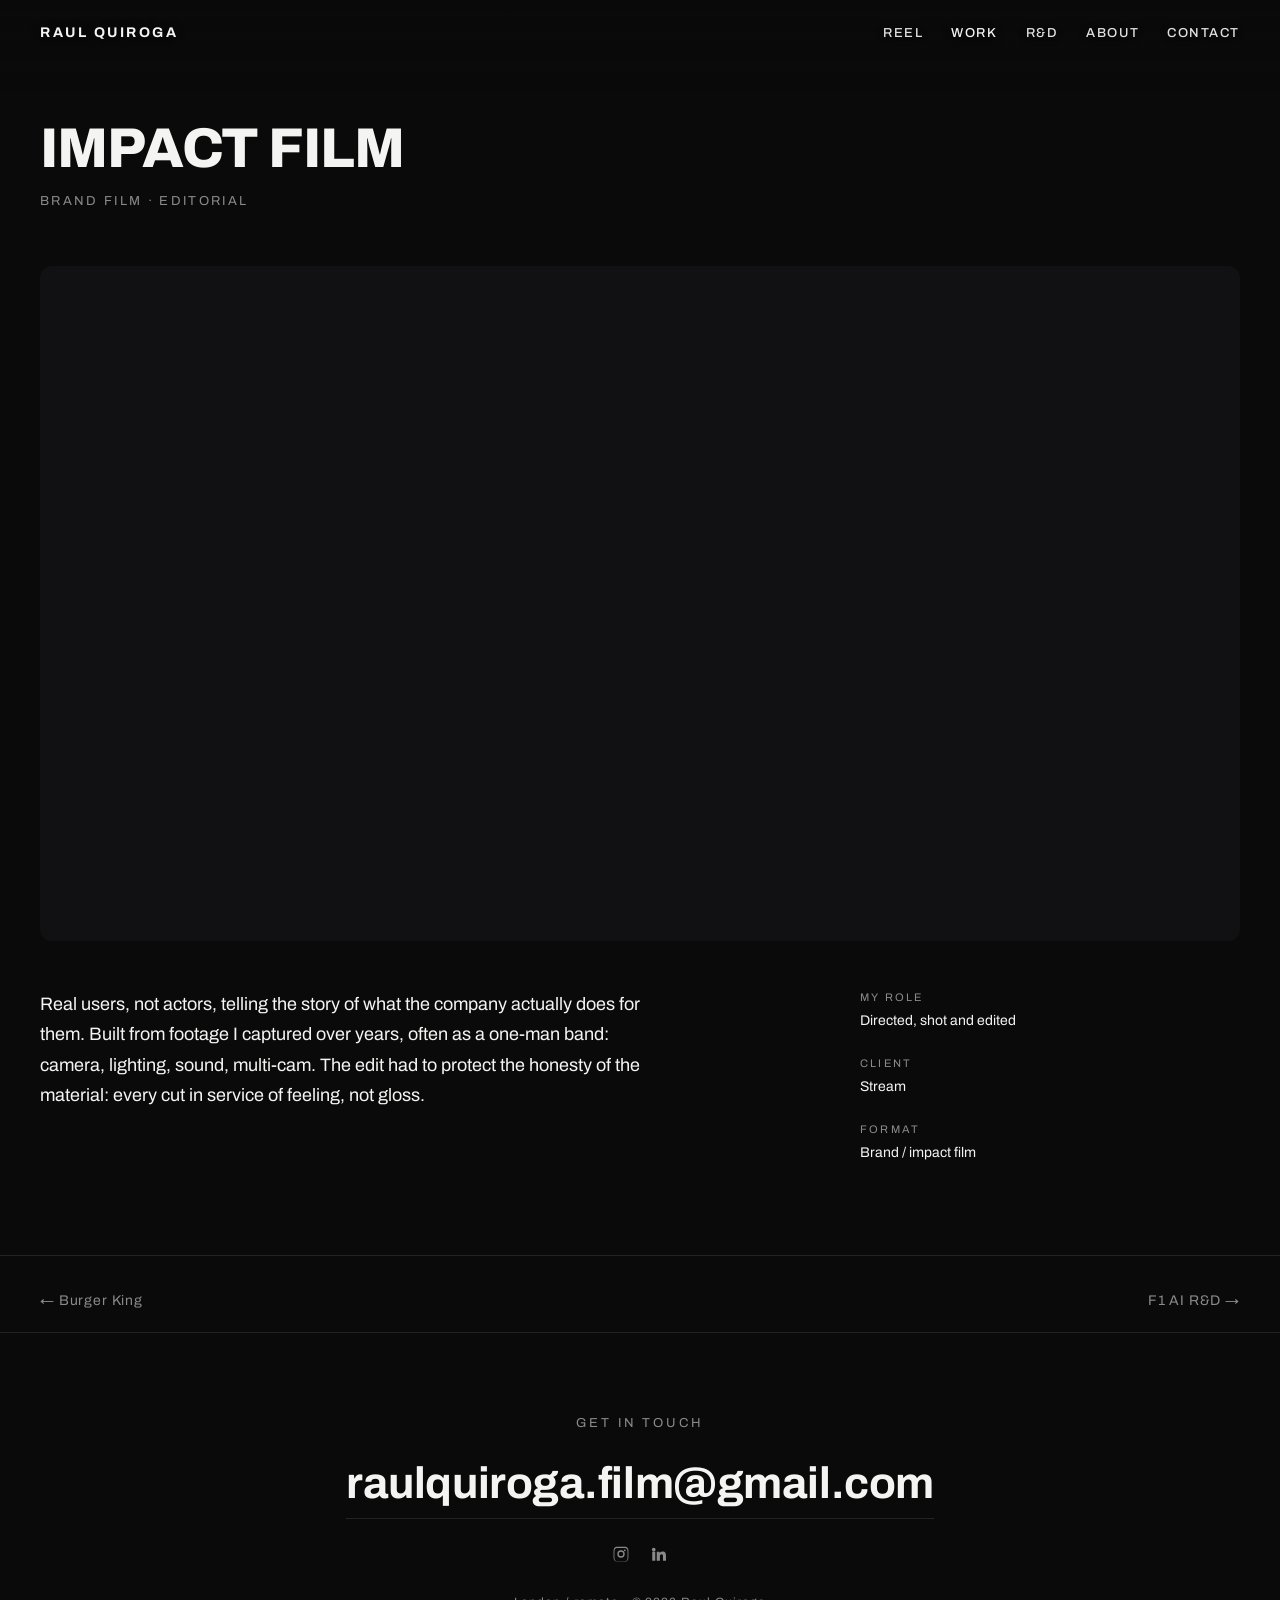
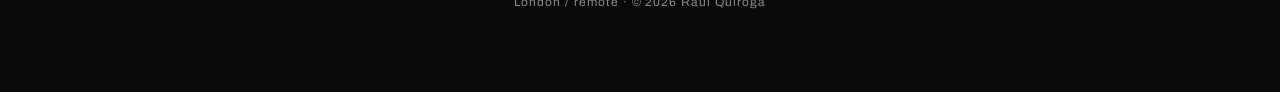
<file: impact-film.html>
<!DOCTYPE html>
<html lang="en">
<head>
<meta charset="UTF-8">
<meta name="viewport" content="width=device-width, initial-scale=1.0">
<title>Impact Film · Raul Quiroga</title>
<link rel="preconnect" href="https://fonts.googleapis.com">
<link rel="preconnect" href="https://fonts.gstatic.com" crossorigin>
<link href="https://fonts.googleapis.com/css2?family=Archivo:wght@400;500;700;800&display=swap" rel="stylesheet">
<link rel="stylesheet" href="styles.css">
</head>
<body>

<nav class="nav">
  <a class="logo" href="index.html">Raul Quiroga</a>
  <div class="links">
    <a href="index.html" class="reel-link">Reel</a>
    <a href="index.html#work" class="active">Work</a>
    <a href="rnd.html">R&amp;D</a>
    <a href="about.html">About</a>
    <a href="#contact">Contact</a>
  </div>
</nav>

<header class="project-head">
  <h1>Impact Film</h1>
  <p class="kind">Brand Film · Editorial</p>
</header>

<div class="player">
  <div class="frame">
    <iframe src="https://player.vimeo.com/video/1209675306?h=12fc226c63&title=0&byline=0&portrait=0&badge=0&dnt=1" allow="fullscreen; picture-in-picture" title="Impact film"></iframe>
  </div>
</div>

<section class="project-body">
  <div class="context">

    <p>Real users, not actors, telling the story of what the company actually does for them. Built from footage I captured over years, often as a one-man band: camera, lighting, sound, multi-cam. The edit had to protect the honesty of the material: every cut in service of feeling, not gloss.</p>
  </div>
  <dl class="essentials">
    <dt>My role</dt><dd>Directed, shot and edited</dd>
    <dt>Client</dt><dd>Stream</dd>
    <dt>Format</dt><dd>Brand / impact film</dd>
  </dl>
</section>

<nav class="pager">
  <a href="burger-king.html">← Burger King</a>
  <a href="f1-ai.html">F1 AI R&amp;D →</a>
</nav>

<footer class="contact" id="contact">
  <p class="cta">Get in touch</p>
  <a class="email" href="mailto:raulquiroga.film@gmail.com">raulquiroga.film@gmail.com</a>
  <div class="socials">
    <a href="https://www.instagram.com/raulquiroga.film/" target="_blank" rel="noopener" aria-label="Instagram"><svg viewBox="0 0 24 24" width="18" height="18" fill="currentColor" aria-hidden="true"><path d="M12 2.2c3.2 0 3.6 0 4.9.1 1.2.1 1.8.2 2.2.4.6.2 1 .5 1.4.9.4.4.7.8.9 1.4.2.4.4 1 .4 2.2.1 1.3.1 1.7.1 4.9s0 3.6-.1 4.9c-.1 1.2-.2 1.8-.4 2.2-.2.6-.5 1-.9 1.4-.4.4-.8.7-1.4.9-.4.2-1 .4-2.2.4-1.3.1-1.7.1-4.9.1s-3.6 0-4.9-.1c-1.2-.1-1.8-.2-2.2-.4-.6-.2-1-.5-1.4-.9-.4-.4-.7-.8-.9-1.4-.2-.4-.4-1-.4-2.2-.1-1.3-.1-1.7-.1-4.9s0-3.6.1-4.9c.1-1.2.2-1.8.4-2.2.2-.6.5-1 .9-1.4.4-.4.8-.7 1.4-.9.4-.2 1-.4 2.2-.4 1.3-.1 1.7-.1 4.9-.1zm0 1.8c-3.1 0-3.5 0-4.8.1-1.1.1-1.5.2-1.8.3-.5.2-.8.4-1.1.7-.3.3-.5.6-.7 1.1-.1.3-.3.7-.3 1.8-.1 1.3-.1 1.6-.1 4.8s0 3.5.1 4.8c.1 1.1.2 1.5.3 1.8.2.5.4.8.7 1.1.3.3.6.5 1.1.7.3.1.7.3 1.8.3 1.3.1 1.6.1 4.8.1s3.5 0 4.8-.1c1.1-.1 1.5-.2 1.8-.3.5-.2.8-.4 1.1-.7.3-.3.5-.6.7-1.1.1-.3.3-.7.3-1.8.1-1.3.1-1.6.1-4.8s0-3.5-.1-4.8c-.1-1.1-.2-1.5-.3-1.8-.2-.5-.4-.8-.7-1.1-.3-.3-.6-.5-1.1-.7-.3-.1-.7-.3-1.8-.3-1.3-.1-1.6-.1-4.8-.1zm0 3.1a4.9 4.9 0 1 1 0 9.8 4.9 4.9 0 0 1 0-9.8zm0 1.8a3.1 3.1 0 1 0 0 6.2 3.1 3.1 0 0 0 0-6.2zm5.1-2.9a1.1 1.1 0 1 1 0 2.3 1.1 1.1 0 0 1 0-2.3z"/></svg></a>
    <a href="https://www.linkedin.com/in/raul-quiroga/" target="_blank" rel="noopener" aria-label="LinkedIn"><svg viewBox="0 0 24 24" width="18" height="18" fill="currentColor" aria-hidden="true"><path d="M4.98 3.5a2.5 2.5 0 1 1 0 5 2.5 2.5 0 0 1 0-5zM3 9h4v12H3zM9 9h3.8v1.7h.1c.5-1 1.8-2 3.7-2 4 0 4.7 2.6 4.7 6V21h-4v-5.6c0-1.3 0-3-1.9-3s-2.2 1.4-2.2 2.9V21H9z"/></svg></a>
  </div>
  <p class="fine">London / remote · © 2026 Raul Quiroga</p>
</footer>

</body>
</html>
</file>
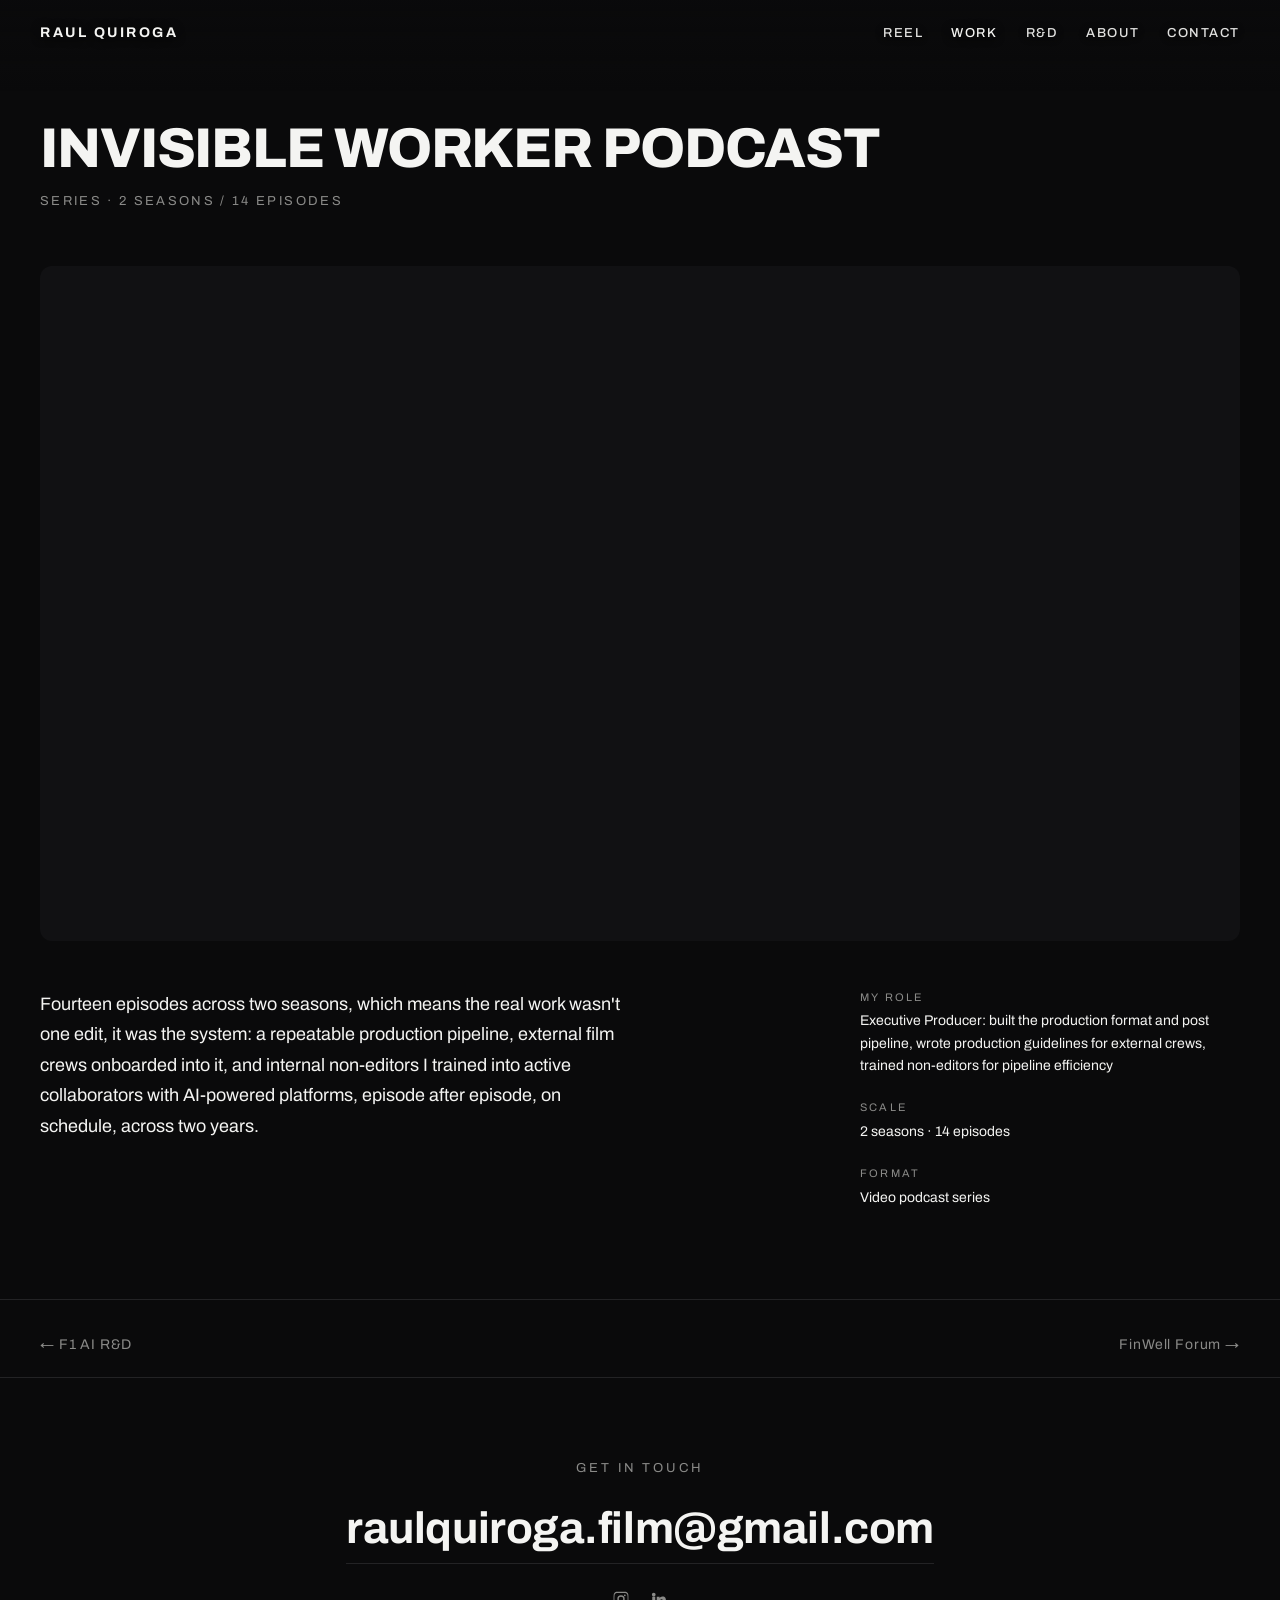
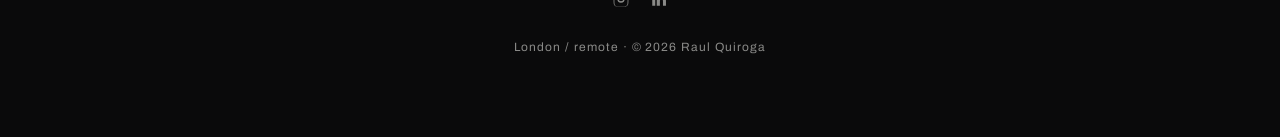
<file: invisible-worker.html>
<!DOCTYPE html>
<html lang="en">
<head>
<meta charset="UTF-8">
<meta name="viewport" content="width=device-width, initial-scale=1.0">
<title>Invisible Worker Podcast · Raul Quiroga</title>
<link rel="preconnect" href="https://fonts.googleapis.com">
<link rel="preconnect" href="https://fonts.gstatic.com" crossorigin>
<link href="https://fonts.googleapis.com/css2?family=Archivo:wght@400;500;700;800&display=swap" rel="stylesheet">
<link rel="stylesheet" href="styles.css">
</head>
<body>

<nav class="nav">
  <a class="logo" href="index.html">Raul Quiroga</a>
  <div class="links">
    <a href="index.html" class="reel-link">Reel</a>
    <a href="index.html#work" class="active">Work</a>
    <a href="rnd.html">R&amp;D</a>
    <a href="about.html">About</a>
    <a href="#contact">Contact</a>
  </div>
</nav>

<header class="project-head">
  <h1>Invisible Worker Podcast</h1>
  <p class="kind">Series · 2 Seasons / 14 Episodes</p>
</header>

<div class="player">
  <div class="frame">
    <iframe src="https://player.vimeo.com/video/1209677746?h=94a2fc90f2&title=0&byline=0&portrait=0&badge=0&dnt=1" allow="fullscreen; picture-in-picture" title="Invisible Worker Podcast"></iframe>
  </div>
</div>

<section class="project-body">
  <div class="context">

    <p>Fourteen episodes across two seasons, which means the real work wasn't one edit, it was the system: a repeatable production pipeline, external film crews onboarded into it, and internal non-editors I trained into active collaborators with AI-powered platforms, episode after episode, on schedule, across two years.</p>
  </div>
  <dl class="essentials">
    <dt>My role</dt><dd>Executive Producer: built the production format and post pipeline, wrote production guidelines for external crews, trained non-editors for pipeline efficiency</dd>
    <dt>Scale</dt><dd>2 seasons · 14 episodes</dd>
    <dt>Format</dt><dd>Video podcast series</dd>
  </dl>
</section>

<nav class="pager">
  <a href="f1-ai.html">← F1 AI R&amp;D</a>
  <a href="finwell.html">FinWell Forum →</a>
</nav>

<footer class="contact" id="contact">
  <p class="cta">Get in touch</p>
  <a class="email" href="mailto:raulquiroga.film@gmail.com">raulquiroga.film@gmail.com</a>
  <div class="socials">
    <a href="https://www.instagram.com/raulquiroga.film/" target="_blank" rel="noopener" aria-label="Instagram"><svg viewBox="0 0 24 24" width="18" height="18" fill="currentColor" aria-hidden="true"><path d="M12 2.2c3.2 0 3.6 0 4.9.1 1.2.1 1.8.2 2.2.4.6.2 1 .5 1.4.9.4.4.7.8.9 1.4.2.4.4 1 .4 2.2.1 1.3.1 1.7.1 4.9s0 3.6-.1 4.9c-.1 1.2-.2 1.8-.4 2.2-.2.6-.5 1-.9 1.4-.4.4-.8.7-1.4.9-.4.2-1 .4-2.2.4-1.3.1-1.7.1-4.9.1s-3.6 0-4.9-.1c-1.2-.1-1.8-.2-2.2-.4-.6-.2-1-.5-1.4-.9-.4-.4-.7-.8-.9-1.4-.2-.4-.4-1-.4-2.2-.1-1.3-.1-1.7-.1-4.9s0-3.6.1-4.9c.1-1.2.2-1.8.4-2.2.2-.6.5-1 .9-1.4.4-.4.8-.7 1.4-.9.4-.2 1-.4 2.2-.4 1.3-.1 1.7-.1 4.9-.1zm0 1.8c-3.1 0-3.5 0-4.8.1-1.1.1-1.5.2-1.8.3-.5.2-.8.4-1.1.7-.3.3-.5.6-.7 1.1-.1.3-.3.7-.3 1.8-.1 1.3-.1 1.6-.1 4.8s0 3.5.1 4.8c.1 1.1.2 1.5.3 1.8.2.5.4.8.7 1.1.3.3.6.5 1.1.7.3.1.7.3 1.8.3 1.3.1 1.6.1 4.8.1s3.5 0 4.8-.1c1.1-.1 1.5-.2 1.8-.3.5-.2.8-.4 1.1-.7.3-.3.5-.6.7-1.1.1-.3.3-.7.3-1.8.1-1.3.1-1.6.1-4.8s0-3.5-.1-4.8c-.1-1.1-.2-1.5-.3-1.8-.2-.5-.4-.8-.7-1.1-.3-.3-.6-.5-1.1-.7-.3-.1-.7-.3-1.8-.3-1.3-.1-1.6-.1-4.8-.1zm0 3.1a4.9 4.9 0 1 1 0 9.8 4.9 4.9 0 0 1 0-9.8zm0 1.8a3.1 3.1 0 1 0 0 6.2 3.1 3.1 0 0 0 0-6.2zm5.1-2.9a1.1 1.1 0 1 1 0 2.3 1.1 1.1 0 0 1 0-2.3z"/></svg></a>
    <a href="https://www.linkedin.com/in/raul-quiroga/" target="_blank" rel="noopener" aria-label="LinkedIn"><svg viewBox="0 0 24 24" width="18" height="18" fill="currentColor" aria-hidden="true"><path d="M4.98 3.5a2.5 2.5 0 1 1 0 5 2.5 2.5 0 0 1 0-5zM3 9h4v12H3zM9 9h3.8v1.7h.1c.5-1 1.8-2 3.7-2 4 0 4.7 2.6 4.7 6V21h-4v-5.6c0-1.3 0-3-1.9-3s-2.2 1.4-2.2 2.9V21H9z"/></svg></a>
  </div>
  <p class="fine">London / remote · © 2026 Raul Quiroga</p>
</footer>

</body>
</html>
</file>
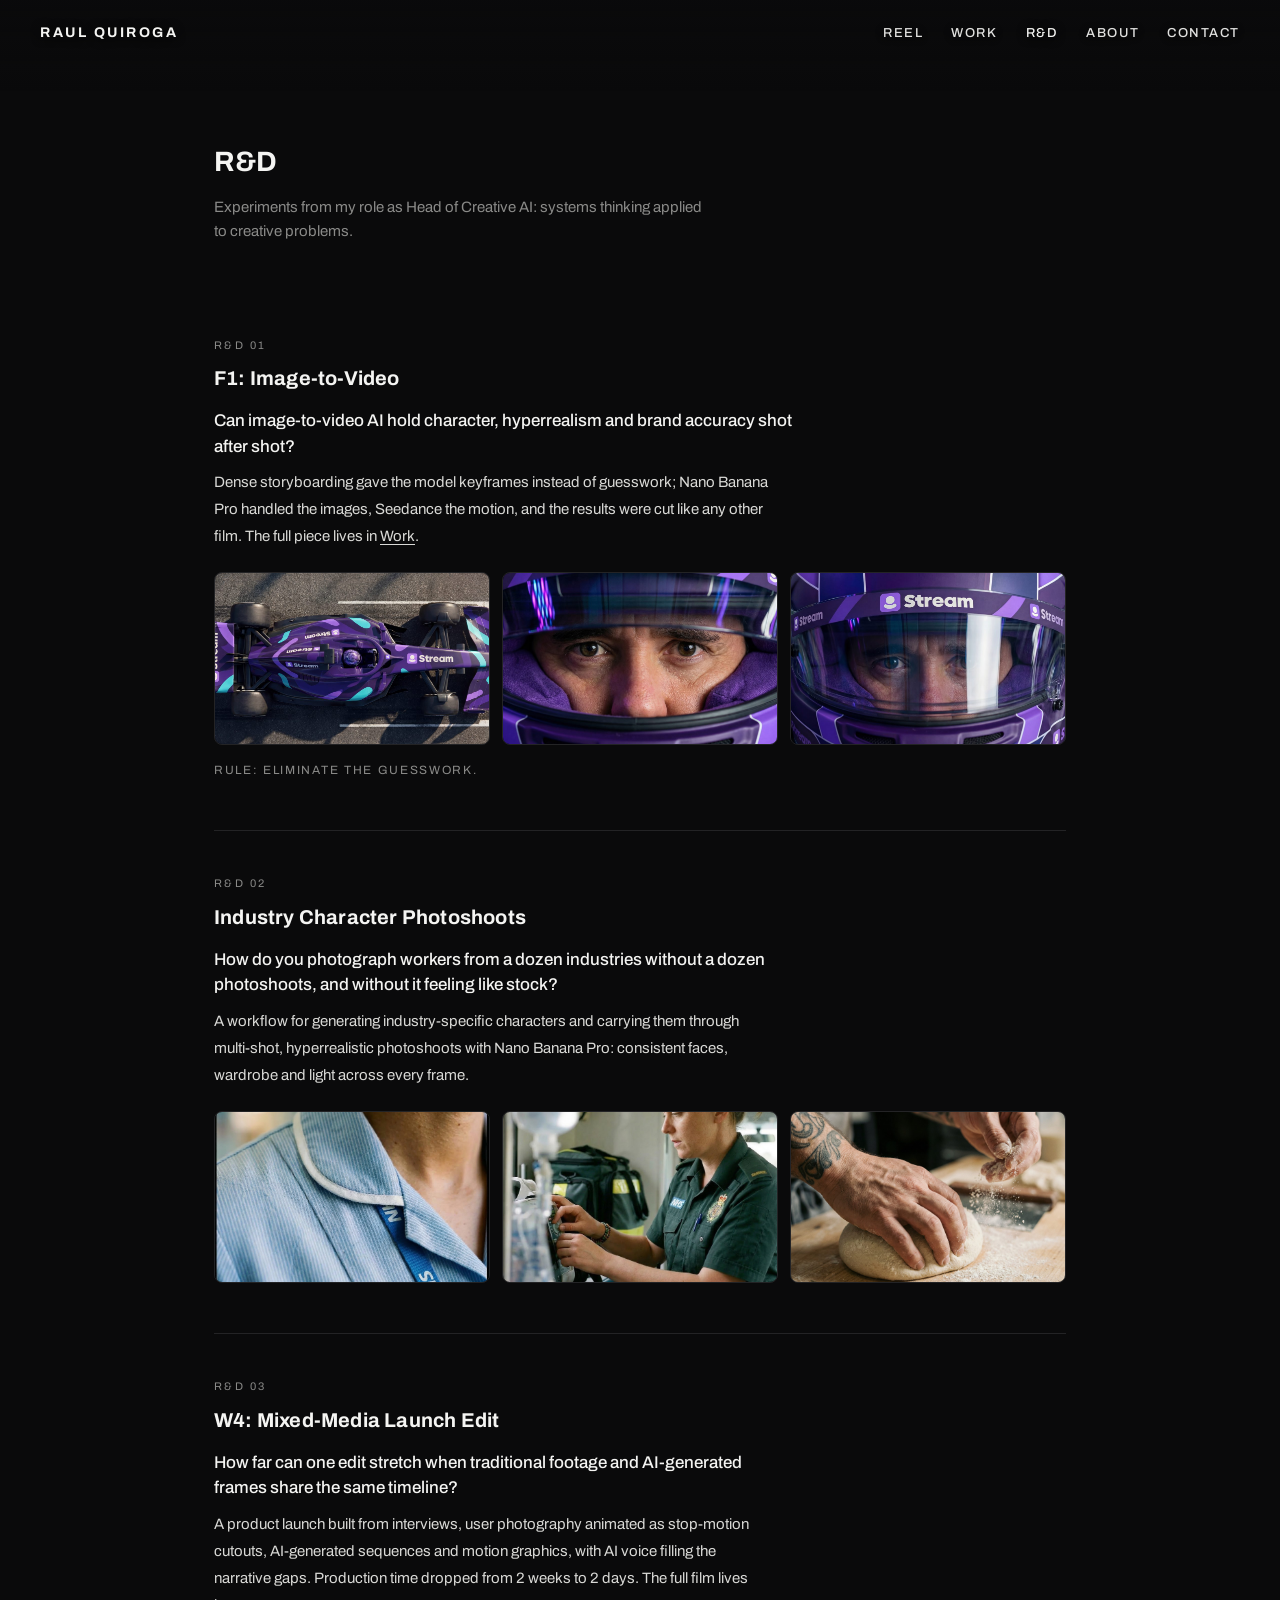
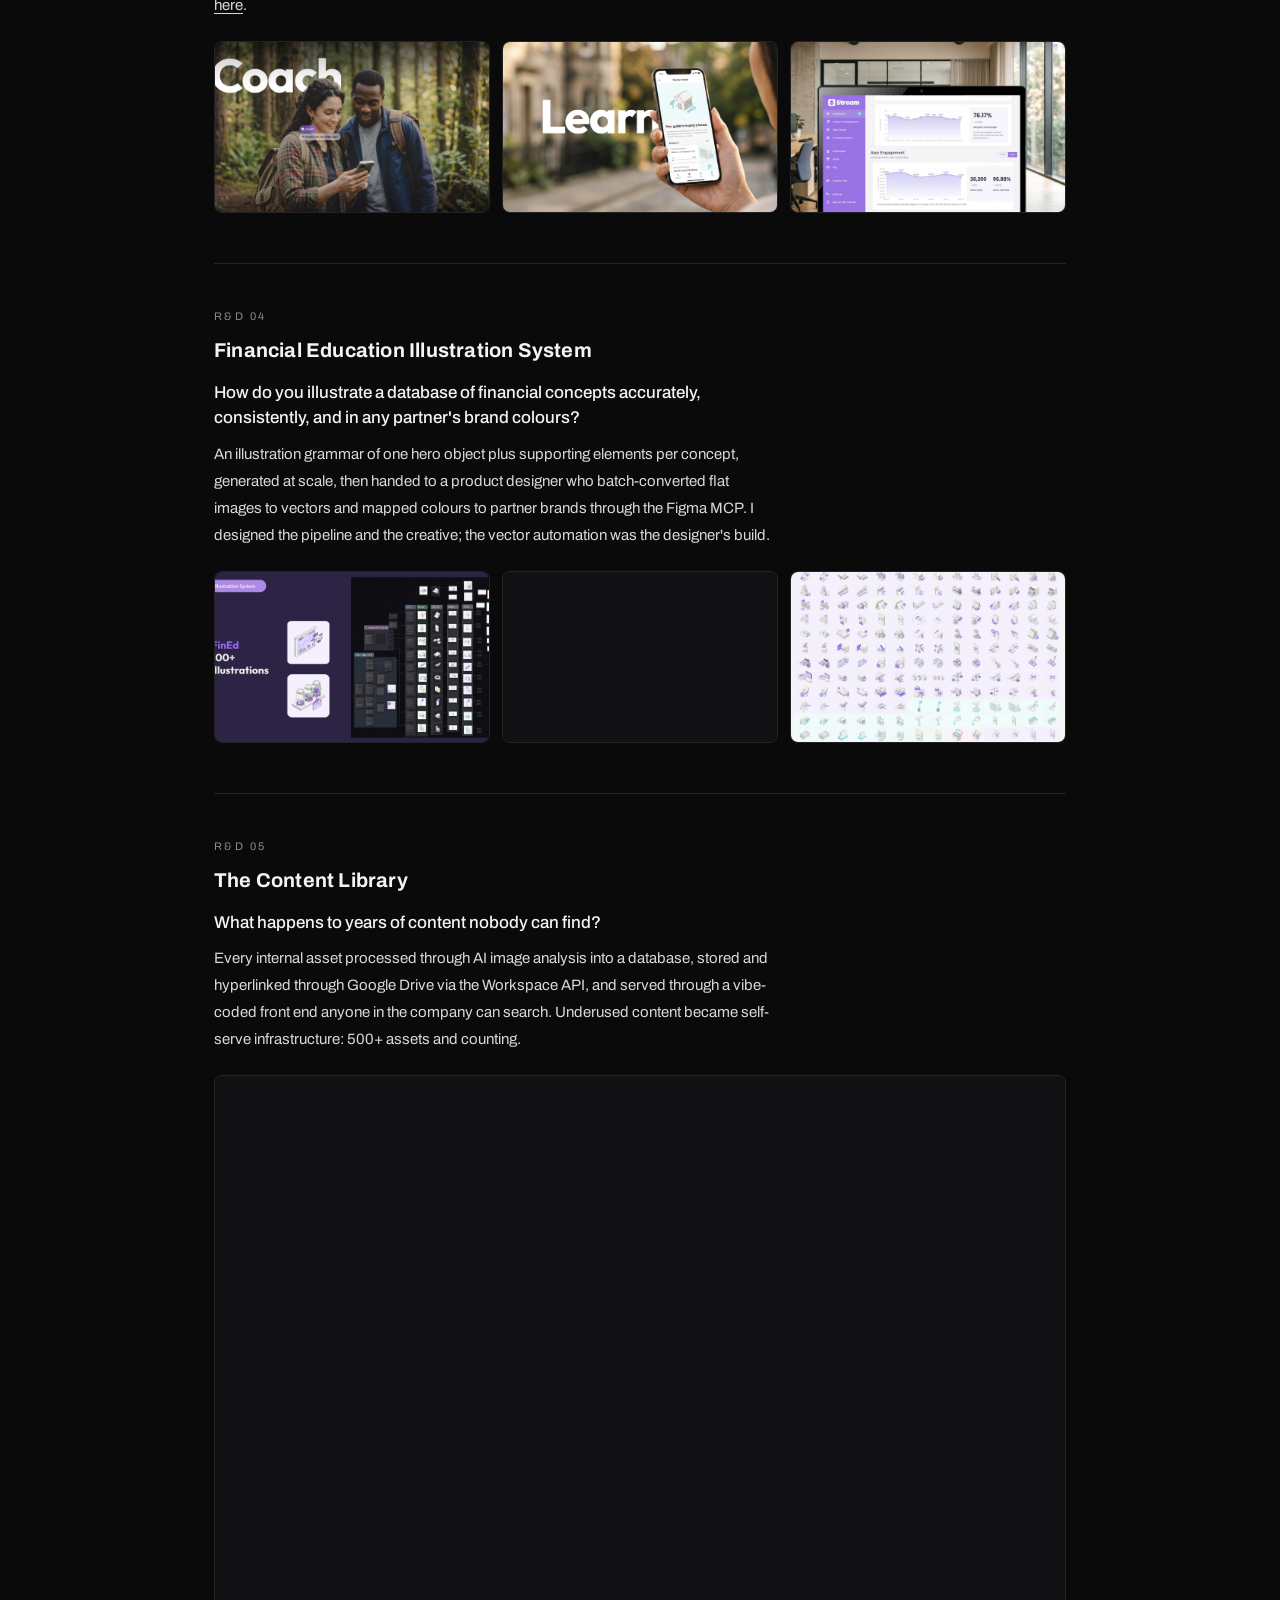
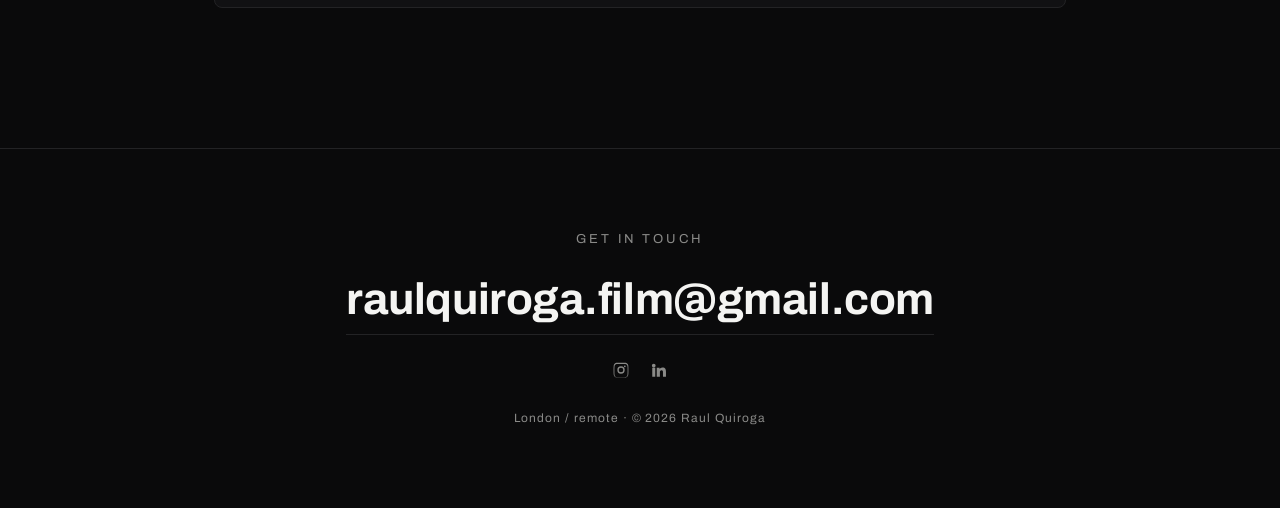
<file: rnd.html>
<!DOCTYPE html>
<html lang="en">
<head>
<meta charset="UTF-8">
<meta name="viewport" content="width=device-width, initial-scale=1.0">
<title>R&D · Raul Quiroga</title>
<link rel="preconnect" href="https://fonts.googleapis.com">
<link rel="preconnect" href="https://fonts.gstatic.com" crossorigin>
<link href="https://fonts.googleapis.com/css2?family=Archivo:wght@400;500;700;800&display=swap" rel="stylesheet">
<link rel="stylesheet" href="styles.css">
</head>
<body>

<nav class="nav">
  <a class="logo" href="index.html">Raul Quiroga</a>
  <div class="links">
    <a href="index.html" class="reel-link">Reel</a>
    <a href="index.html#work">Work</a>
    <a href="rnd.html" class="active">R&amp;D</a>
    <a href="about.html">About</a>
    <a href="#contact">Contact</a>
  </div>
</nav>

<header class="rnd-head">
  <h1>R&amp;D</h1>
  <p class="rnd-sub">Experiments from my role as Head of Creative AI: systems thinking applied to creative problems.</p>
</header>

<main class="rnd-list">

  <article class="rnd-item">
    <p class="rnd-num">R&amp;D 01</p>
    <h2>F1: Image-to-Video</h2>
    <p class="rnd-q">Can image-to-video AI hold character, hyperrealism and brand accuracy shot after shot?</p>
    <p class="rnd-body">Dense storyboarding gave the model keyframes instead of guesswork; Nano Banana Pro handled the images, Seedance the motion, and the results were cut like any other film. The full piece lives in <a href="f1-ai.html" class="rnd-link">Work</a>.</p>
    <div class="rnd-strip">
      <img class="cell" src="assets/rnd-f1-1.jpg" alt="F1 storyboard frame" onerror="this.removeAttribute('src')">
      <img class="cell" src="assets/rnd-f1-2.jpg" alt="F1 generated frame" onerror="this.removeAttribute('src')">
      <img class="cell" src="assets/rnd-f1-3.jpg" alt="F1 final shot" onerror="this.removeAttribute('src')">
    </div>
    <p class="rnd-rule">Rule: eliminate the guesswork.</p>
  </article>

  <article class="rnd-item">
    <p class="rnd-num">R&amp;D 02</p>
    <h2>Industry Character Photoshoots</h2>
    <p class="rnd-q">How do you photograph workers from a dozen industries without a dozen photoshoots, and without it feeling like stock?</p>
    <p class="rnd-body">A workflow for generating industry-specific characters and carrying them through multi-shot, hyperrealistic photoshoots with Nano Banana Pro: consistent faces, wardrobe and light across every frame.</p>
    <div class="rnd-strip">
      <img class="cell" src="assets/rnd-characters-1.jpg" alt="Generated character, shot 1" onerror="this.removeAttribute('src')">
      <img class="cell" src="assets/rnd-characters-2.jpg" alt="Generated character, shot 2" onerror="this.removeAttribute('src')">
      <img class="cell" src="assets/rnd-characters-3.jpg" alt="Generated character, shot 3" onerror="this.removeAttribute('src')">
    </div>
  </article>

  <article class="rnd-item">
    <p class="rnd-num">R&amp;D 03</p>
    <h2>W4: Mixed-Media Launch Edit</h2>
    <p class="rnd-q">How far can one edit stretch when traditional footage and AI-generated frames share the same timeline?</p>
    <p class="rnd-body">A product launch built from interviews, user photography animated as stop-motion cutouts, AI-generated sequences and motion graphics, with AI voice filling the narrative gaps. Production time dropped from 2 weeks to 2 days. The full film lives <a href="w4.html" class="rnd-link">here</a>.</p>
    <div class="rnd-strip">
      <img class="cell" src="assets/rnd-w4-1.jpg" alt="W4 campaign frame" onerror="this.removeAttribute('src')">
      <img class="cell" src="assets/rnd-w4-2.jpg" alt="W4 stop-motion cutout" onerror="this.removeAttribute('src')">
      <img class="cell" src="assets/rnd-w4-3.jpg" alt="W4 final frame" onerror="this.removeAttribute('src')">
    </div>
  </article>

  <article class="rnd-item">
    <p class="rnd-num">R&amp;D 04</p>
    <h2>Financial Education Illustration System</h2>
    <p class="rnd-q">How do you illustrate a database of financial concepts accurately, consistently, and in any partner's brand colours?</p>
    <p class="rnd-body">An illustration grammar of one hero object plus supporting elements per concept, generated at scale, then handed to a product designer who batch-converted flat images to vectors and mapped colours to partner brands through the Figma MCP. I designed the pipeline and the creative; the vector automation was the designer's build.</p>
    <div class="rnd-strip">
      <img class="cell" src="assets/rnd-illustration-1.jpg" alt="Financial concept illustration" onerror="this.removeAttribute('src')">
      <video class="cell" src="assets/rnd-illustration-2.mp4" autoplay muted loop playsinline aria-label="Illustration system in action"></video>
      <img class="cell" src="assets/rnd-illustration-3.jpg" alt="Brand colour mapping" onerror="this.removeAttribute('src')">
    </div>
  </article>

  <article class="rnd-item">
    <p class="rnd-num">R&amp;D 05</p>
    <h2>The Content Library</h2>
    <p class="rnd-q">What happens to years of content nobody can find?</p>
    <p class="rnd-body">Every internal asset processed through AI image analysis into a database, stored and hyperlinked through Google Drive via the Workspace API, and served through a vibe-coded front end anyone in the company can search. Underused content became self-serve infrastructure: 500+ assets and counting.</p>
    <div class="rnd-strip rnd-strip-single">
      <video class="cell" src="assets/rnd-library-1.mp4" autoplay muted loop playsinline aria-label="Content library interface in use"></video>
    </div>
  </article>

</main>

<div class="lightbox" id="mediabox" aria-hidden="true">
  <div class="lightbox-inner" onclick="event.stopPropagation()">
    <button class="lightbox-close" onclick="closeMedia()" aria-label="Close">✕</button>
    <div class="lightbox-frame" id="mediaboxFrame"></div>
  </div>
</div>

<footer class="contact" id="contact">
  <p class="cta">Get in touch</p>
  <a class="email" href="mailto:raulquiroga.film@gmail.com">raulquiroga.film@gmail.com</a>
  <div class="socials">
    <a href="https://www.instagram.com/raulquiroga.film/" target="_blank" rel="noopener" aria-label="Instagram"><svg viewBox="0 0 24 24" width="18" height="18" fill="currentColor" aria-hidden="true"><path d="M12 2.2c3.2 0 3.6 0 4.9.1 1.2.1 1.8.2 2.2.4.6.2 1 .5 1.4.9.4.4.7.8.9 1.4.2.4.4 1 .4 2.2.1 1.3.1 1.7.1 4.9s0 3.6-.1 4.9c-.1 1.2-.2 1.8-.4 2.2-.2.6-.5 1-.9 1.4-.4.4-.8.7-1.4.9-.4.2-1 .4-2.2.4-1.3.1-1.7.1-4.9.1s-3.6 0-4.9-.1c-1.2-.1-1.8-.2-2.2-.4-.6-.2-1-.5-1.4-.9-.4-.4-.7-.8-.9-1.4-.2-.4-.4-1-.4-2.2-.1-1.3-.1-1.7-.1-4.9s0-3.6.1-4.9c.1-1.2.2-1.8.4-2.2.2-.6.5-1 .9-1.4.4-.4.8-.7 1.4-.9.4-.2 1-.4 2.2-.4 1.3-.1 1.7-.1 4.9-.1zm0 1.8c-3.1 0-3.5 0-4.8.1-1.1.1-1.5.2-1.8.3-.5.2-.8.4-1.1.7-.3.3-.5.6-.7 1.1-.1.3-.3.7-.3 1.8-.1 1.3-.1 1.6-.1 4.8s0 3.5.1 4.8c.1 1.1.2 1.5.3 1.8.2.5.4.8.7 1.1.3.3.6.5 1.1.7.3.1.7.3 1.8.3 1.3.1 1.6.1 4.8.1s3.5 0 4.8-.1c1.1-.1 1.5-.2 1.8-.3.5-.2.8-.4 1.1-.7.3-.3.5-.6.7-1.1.1-.3.3-.7.3-1.8.1-1.3.1-1.6.1-4.8s0-3.5-.1-4.8c-.1-1.1-.2-1.5-.3-1.8-.2-.5-.4-.8-.7-1.1-.3-.3-.6-.5-1.1-.7-.3-.1-.7-.3-1.8-.3-1.3-.1-1.6-.1-4.8-.1zm0 3.1a4.9 4.9 0 1 1 0 9.8 4.9 4.9 0 0 1 0-9.8zm0 1.8a3.1 3.1 0 1 0 0 6.2 3.1 3.1 0 0 0 0-6.2zm5.1-2.9a1.1 1.1 0 1 1 0 2.3 1.1 1.1 0 0 1 0-2.3z"/></svg></a>
    <a href="https://www.linkedin.com/in/raul-quiroga/" target="_blank" rel="noopener" aria-label="LinkedIn"><svg viewBox="0 0 24 24" width="18" height="18" fill="currentColor" aria-hidden="true"><path d="M4.98 3.5a2.5 2.5 0 1 1 0 5 2.5 2.5 0 0 1 0-5zM3 9h4v12H3zM9 9h3.8v1.7h.1c.5-1 1.8-2 3.7-2 4 0 4.7 2.6 4.7 6V21h-4v-5.6c0-1.3 0-3-1.9-3s-2.2 1.4-2.2 2.9V21H9z"/></svg></a>
  </div>
  <p class="fine">London / remote · © 2026 Raul Quiroga</p>
</footer>

<script>
  function closeMedia() {
    var box = document.getElementById('mediabox');
    box.classList.remove('open');
    document.getElementById('mediaboxFrame').innerHTML = '';
    document.body.style.overflow = '';
  }
  document.getElementById('mediabox').addEventListener('click', closeMedia);
  document.addEventListener('keydown', function (e) { if (e.key === 'Escape') closeMedia(); });
  document.querySelectorAll('.rnd-strip .cell').forEach(function (el) {
    el.addEventListener('click', function () {
      var frame = document.getElementById('mediaboxFrame');
      var clone;
      if (el.tagName === 'VIDEO') {
        clone = document.createElement('video');
        clone.src = el.getAttribute('src');
        clone.autoplay = true; clone.muted = true; clone.loop = true; clone.playsInline = true;
      } else {
        if (!el.getAttribute('src')) return;
        clone = document.createElement('img');
        clone.src = el.getAttribute('src');
        clone.alt = el.alt || '';
      }
      clone.style.cssText = 'position:absolute;inset:0;width:100%;height:100%;object-fit:contain;';
      frame.innerHTML = '';
      frame.appendChild(clone);
      document.getElementById('mediabox').classList.add('open');
      document.body.style.overflow = 'hidden';
    });
  });
</script>

</body>
</html>
</file>
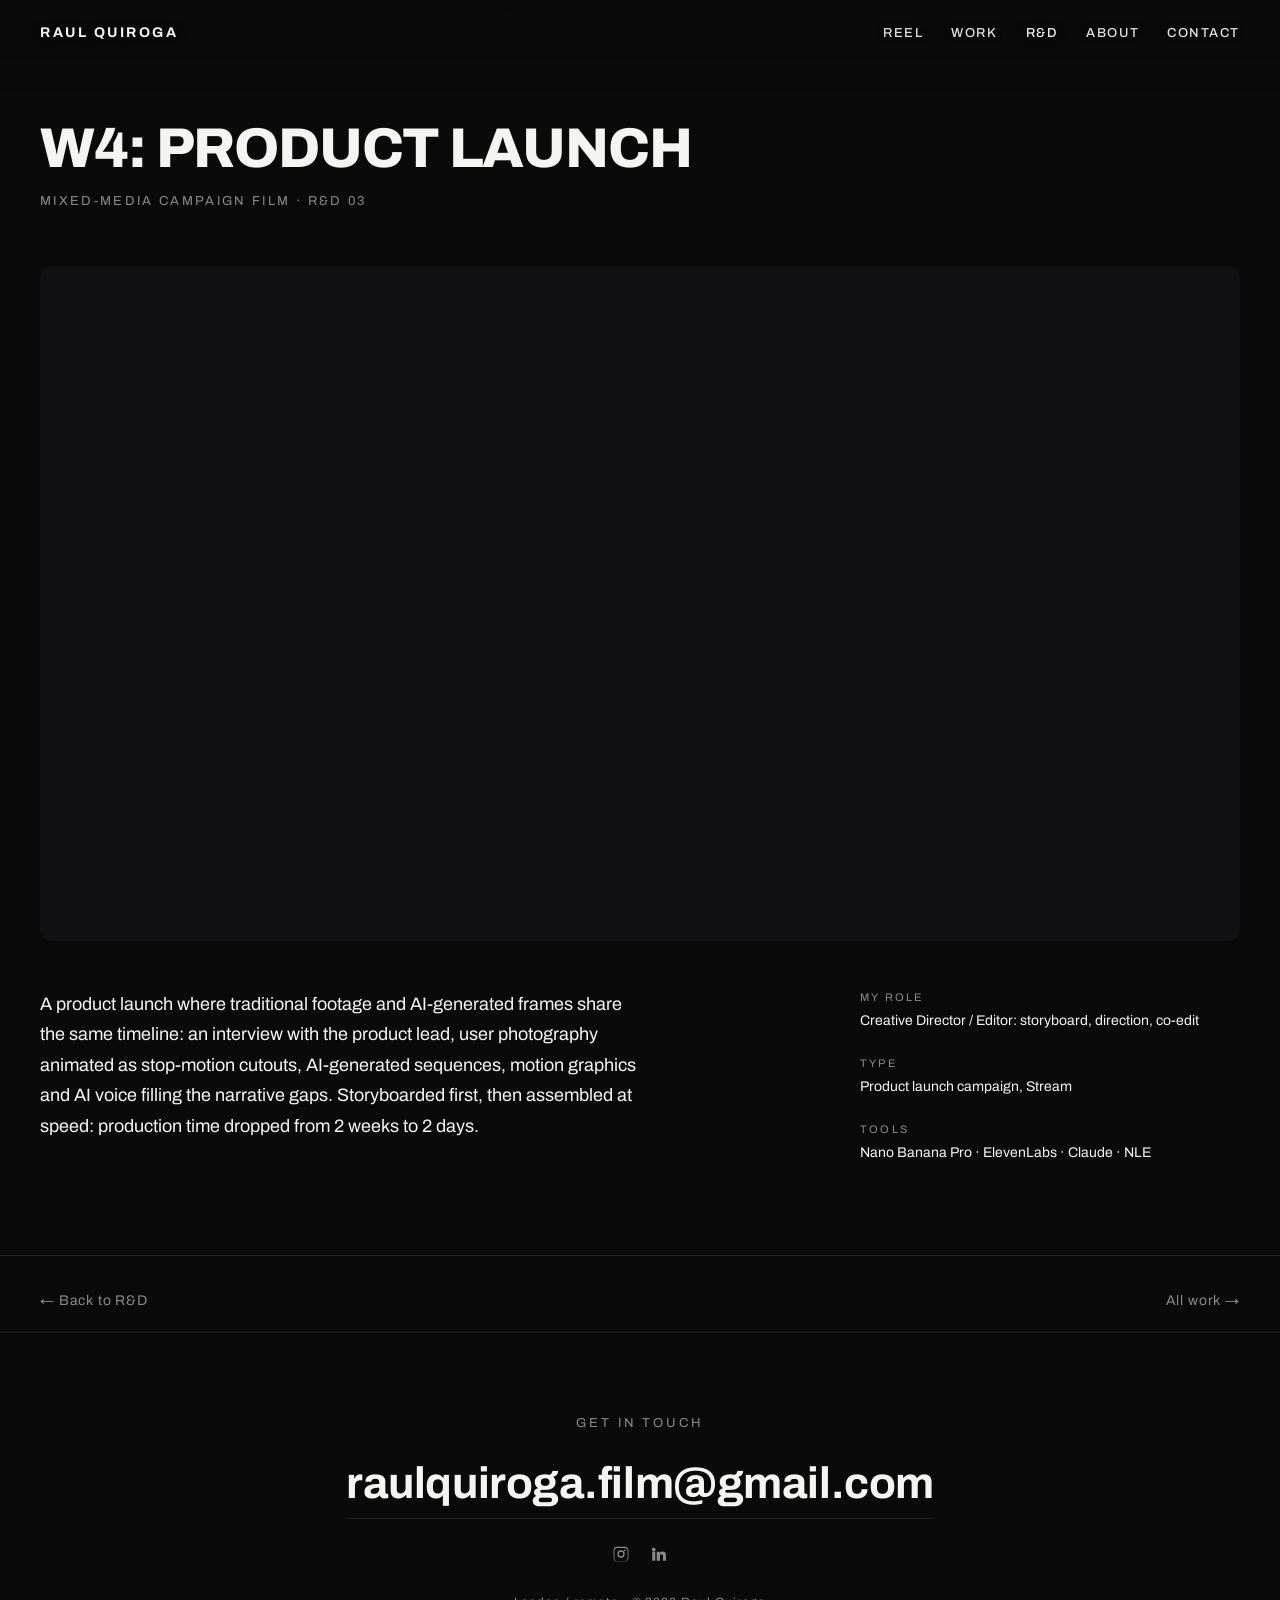
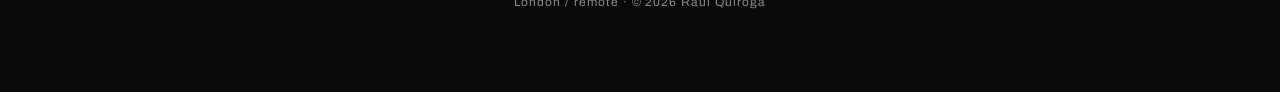
<file: w4.html>
<!DOCTYPE html>
<html lang="en">
<head>
<meta charset="UTF-8">
<meta name="viewport" content="width=device-width, initial-scale=1.0">
<title>W4 · Raul Quiroga</title>
<link rel="preconnect" href="https://fonts.googleapis.com">
<link rel="preconnect" href="https://fonts.gstatic.com" crossorigin>
<link href="https://fonts.googleapis.com/css2?family=Archivo:wght@400;500;700;800&display=swap" rel="stylesheet">
<link rel="stylesheet" href="styles.css">
</head>
<body>

<nav class="nav">
  <a class="logo" href="index.html">Raul Quiroga</a>
  <div class="links">
    <a href="index.html" class="reel-link">Reel</a>
    <a href="index.html#work">Work</a>
    <a href="rnd.html" class="active">R&amp;D</a>
    <a href="about.html">About</a>
    <a href="#contact">Contact</a>
  </div>
</nav>

<header class="project-head">
  <h1>W4: Product Launch</h1>
  <p class="kind">Mixed-Media Campaign Film · R&amp;D 03</p>
</header>

<div class="player">
  <div class="frame">
    <iframe src="https://player.vimeo.com/video/1210111055?h=560d1403c7&title=0&byline=0&portrait=0&badge=0&dnt=1" allow="fullscreen; picture-in-picture" title="W4 product launch film"></iframe>
  </div>
</div>

<section class="project-body">
  <div class="context">

    <p>A product launch where traditional footage and AI-generated frames share the same timeline: an interview with the product lead, user photography animated as stop-motion cutouts, AI-generated sequences, motion graphics and AI voice filling the narrative gaps. Storyboarded first, then assembled at speed: production time dropped from 2 weeks to 2 days.</p>
  </div>
  <dl class="essentials">
    <dt>My role</dt><dd>Creative Director / Editor: storyboard, direction, co-edit</dd>
    <dt>Type</dt><dd>Product launch campaign, Stream</dd>
    <dt>Tools</dt><dd>Nano Banana Pro · ElevenLabs · Claude · NLE</dd>
  </dl>
</section>

<nav class="pager">
  <a href="rnd.html">← Back to R&amp;D</a>
  <a href="index.html#work">All work →</a>
</nav>

<footer class="contact" id="contact">
  <p class="cta">Get in touch</p>
  <a class="email" href="mailto:raulquiroga.film@gmail.com">raulquiroga.film@gmail.com</a>
  <div class="socials">
    <a href="https://www.instagram.com/raulquiroga.film/" target="_blank" rel="noopener" aria-label="Instagram"><svg viewBox="0 0 24 24" width="18" height="18" fill="currentColor" aria-hidden="true"><path d="M12 2.2c3.2 0 3.6 0 4.9.1 1.2.1 1.8.2 2.2.4.6.2 1 .5 1.4.9.4.4.7.8.9 1.4.2.4.4 1 .4 2.2.1 1.3.1 1.7.1 4.9s0 3.6-.1 4.9c-.1 1.2-.2 1.8-.4 2.2-.2.6-.5 1-.9 1.4-.4.4-.8.7-1.4.9-.4.2-1 .4-2.2.4-1.3.1-1.7.1-4.9.1s-3.6 0-4.9-.1c-1.2-.1-1.8-.2-2.2-.4-.6-.2-1-.5-1.4-.9-.4-.4-.7-.8-.9-1.4-.2-.4-.4-1-.4-2.2-.1-1.3-.1-1.7-.1-4.9s0-3.6.1-4.9c.1-1.2.2-1.8.4-2.2.2-.6.5-1 .9-1.4.4-.4.8-.7 1.4-.9.4-.2 1-.4 2.2-.4 1.3-.1 1.7-.1 4.9-.1zm0 1.8c-3.1 0-3.5 0-4.8.1-1.1.1-1.5.2-1.8.3-.5.2-.8.4-1.1.7-.3.3-.5.6-.7 1.1-.1.3-.3.7-.3 1.8-.1 1.3-.1 1.6-.1 4.8s0 3.5.1 4.8c.1 1.1.2 1.5.3 1.8.2.5.4.8.7 1.1.3.3.6.5 1.1.7.3.1.7.3 1.8.3 1.3.1 1.6.1 4.8.1s3.5 0 4.8-.1c1.1-.1 1.5-.2 1.8-.3.5-.2.8-.4 1.1-.7.3-.3.5-.6.7-1.1.1-.3.3-.7.3-1.8.1-1.3.1-1.6.1-4.8s0-3.5-.1-4.8c-.1-1.1-.2-1.5-.3-1.8-.2-.5-.4-.8-.7-1.1-.3-.3-.6-.5-1.1-.7-.3-.1-.7-.3-1.8-.3-1.3-.1-1.6-.1-4.8-.1zm0 3.1a4.9 4.9 0 1 1 0 9.8 4.9 4.9 0 0 1 0-9.8zm0 1.8a3.1 3.1 0 1 0 0 6.2 3.1 3.1 0 0 0 0-6.2zm5.1-2.9a1.1 1.1 0 1 1 0 2.3 1.1 1.1 0 0 1 0-2.3z"/></svg></a>
    <a href="https://www.linkedin.com/in/raul-quiroga/" target="_blank" rel="noopener" aria-label="LinkedIn"><svg viewBox="0 0 24 24" width="18" height="18" fill="currentColor" aria-hidden="true"><path d="M4.98 3.5a2.5 2.5 0 1 1 0 5 2.5 2.5 0 0 1 0-5zM3 9h4v12H3zM9 9h3.8v1.7h.1c.5-1 1.8-2 3.7-2 4 0 4.7 2.6 4.7 6V21h-4v-5.6c0-1.3 0-3-1.9-3s-2.2 1.4-2.2 2.9V21H9z"/></svg></a>
  </div>
  <p class="fine">London / remote · © 2026 Raul Quiroga</p>
</footer>

</body>
</html>
</file>
<file: styles.css>
/* ── RAUL QUIROGA — portfolio ─────────────────────────────
   Dark cinematic, Kolder-inspired. The work is the star. */

*, *::before, *::after { box-sizing: border-box; margin: 0; padding: 0; }

:root {
  --bg:     #0a0a0b;
  --bg-2:   #111113;
  --ink:    #f4f4f2;
  --dim:    #8a8a88;
  --line:   #232325;
  --accent: #f4f4f2;
  --sans: 'Archivo', -apple-system, sans-serif;
}

html { scroll-behavior: smooth; }

body {
  background: var(--bg);
  color: var(--ink);
  font-family: var(--sans);
  font-size: 16px;
  line-height: 1.6;
  -webkit-font-smoothing: antialiased;
}

a { color: inherit; text-decoration: none; }
img, video, iframe { display: block; max-width: 100%; }

/* ── NAV ── */
.nav {
  position: fixed;
  top: 0; left: 0; right: 0;
  z-index: 50;
  display: flex;
  align-items: center;
  justify-content: space-between;
  padding: 22px 40px 48px;
  color: var(--ink);
  text-shadow: 0 1px 10px rgba(0,0,0,0.55);
  background: linear-gradient(to bottom, rgba(10,10,11,0.35) 0%, rgba(10,10,11,0.18) 40%, rgba(10,10,11,0) 100%);
  pointer-events: none;
}
.nav a { pointer-events: auto; }
.nav .logo {
  font-weight: 700;
  letter-spacing: 0.18em;
  text-transform: uppercase;
  font-size: 14px;
}
.nav .links { display: flex; gap: 28px; font-size: 13px; font-weight: 500; letter-spacing: 0.12em; text-transform: uppercase; }
.nav .links a { opacity: 0.92; transition: opacity 0.2s; }
.nav .links a:hover, .nav .links a.active { opacity: 1; }

/* ── HERO (index) — full-bleed background loop ── */
.sr-only {
  position: absolute; width: 1px; height: 1px;
  overflow: hidden; clip: rect(0 0 0 0); white-space: nowrap;
}
.hero {
  position: relative;
  height: 100svh;
  overflow: hidden;
  background: var(--bg-2);
}
.hero .video-wrap { position: absolute; inset: 0; }
.hero .video-wrap iframe {
  position: absolute;
  top: 50%; left: 50%;
  width: 100vw;
  height: 56.25vw;
  min-height: 100svh;
  min-width: 177.78svh;
  transform: translate(-50%, -50%);
  border: 0;
  pointer-events: none;
}
.hero .scrim {
  position: absolute; inset: 0;
  background: linear-gradient(to top, rgba(10,10,11,0.7) 0%, rgba(10,10,11,0) 30%);
}
.hero .hero-copy {
  position: absolute;
  left: 40px; bottom: 40px; right: 40px;
  display: flex;
  align-items: flex-end;
  justify-content: space-between;
  gap: 24px;
  flex-wrap: wrap;
}
.hero .tagline {
  color: var(--ink);
  font-size: clamp(16px, 1.6vw, 20px);
  letter-spacing: 0.02em;
  max-width: 44ch;
  text-shadow: 0 1px 14px rgba(0,0,0,0.6);
}
.sound-btn {
  border: 1px solid rgba(244,244,242,0.4);
  background: rgba(10,10,11,0.35);
  color: var(--ink);
  font-family: var(--sans);
  font-size: 12px;
  letter-spacing: 0.14em;
  text-transform: uppercase;
  padding: 12px 22px;
  border-radius: 999px;
  cursor: pointer;
  backdrop-filter: blur(6px);
  transition: background 0.2s, border-color 0.2s;
}
.sound-btn:hover { background: rgba(244,244,242,0.12); border-color: var(--ink); }

/* ── REEL LIGHTBOX ── */
.lightbox {
  position: fixed; inset: 0;
  z-index: 100;
  background: rgba(6,6,7,0.88);
  display: none;
  align-items: center;
  justify-content: center;
  padding: 5vh 4vw;
}
.lightbox.open { display: flex; }
.lightbox-inner {
  position: relative;
  width: min(1100px, 100%);
}
.lightbox-frame {
  position: relative;
  aspect-ratio: 16 / 9;
  background: #000;
  border-radius: 12px;
  overflow: hidden;
}
.lightbox-frame iframe {
  position: absolute; inset: 0;
  width: 100%; height: 100%;
  border: 0;
}
.lightbox-close {
  position: absolute;
  top: -44px; right: 0;
  background: none;
  border: 0;
  color: var(--ink);
  font-size: 20px;
  cursor: pointer;
  padding: 8px;
  opacity: 0.8;
  transition: opacity 0.2s;
}
.lightbox-close:hover { opacity: 1; }

/* ── WORK GRID ── */
.section { padding: 90px 40px; max-width: 1400px; margin: 0 auto; }
.section-label {
  font-size: 12px;
  letter-spacing: 0.22em;
  text-transform: uppercase;
  color: var(--dim);
  margin-bottom: 36px;
}
.work-grid {
  display: grid;
  grid-template-columns: repeat(2, 1fr);
  gap: 18px;
}
.tile { position: relative; display: block; overflow: hidden; background: var(--bg-2); }
.tile .media {
  aspect-ratio: 16 / 9;
  width: 100%;
  object-fit: cover;
  background: linear-gradient(135deg, #17171a 0%, #101012 60%, #0c0c0e 100%);
  transition: transform 0.6s cubic-bezier(0.22, 1, 0.36, 1), opacity 0.4s;
}
.tile:hover .media { transform: scale(1.03); }
.tile .meta {
  position: absolute;
  left: 24px; bottom: 20px; right: 24px;
  display: flex;
  justify-content: space-between;
  align-items: baseline;
  gap: 12px;
  text-shadow: 0 1px 12px rgba(0,0,0,0.7);
}
.tile .title { font-weight: 700; font-size: 19px; letter-spacing: 0.01em; }
.tile .kind  { font-size: 12px; letter-spacing: 0.16em; text-transform: uppercase; color: var(--dim); white-space: nowrap; }
.tile .num {
  position: absolute; top: 18px; left: 24px;
  font-size: 12px; letter-spacing: 0.2em; color: var(--dim);
}

/* ── PROJECT PAGE ── */
.project-head { padding: 120px 40px 30px; max-width: 1400px; margin: 0 auto; }
.project-head h1 {
  font-size: clamp(30px, 4.5vw, 56px);
  font-weight: 800;
  letter-spacing: -0.02em;
  line-height: 1.05;
  text-transform: uppercase;
}
.project-head .kind { color: var(--dim); font-size: 13px; letter-spacing: 0.18em; text-transform: uppercase; margin-top: 12px; }

.player {
  max-width: 1400px;
  margin: 24px auto 0;
  padding: 0 40px;
}
.player .frame {
  position: relative;
  aspect-ratio: 16 / 9;
  background: var(--bg-2);
  border-radius: 12px;
  overflow: hidden;
}
.player iframe { position: absolute; inset: 0; width: 100%; height: 100%; border: 0; }

.project-body {
  max-width: 1400px;
  margin: 0 auto;
  padding: 48px 40px 90px;
  display: grid;
  grid-template-columns: 2fr 1fr;
  gap: 60px;
}
.project-body .context p { font-size: 18px; line-height: 1.7; max-width: 60ch; color: var(--ink); }
.project-body .context p + p { margin-top: 1em; }
.essentials { font-size: 14px; }
.essentials dt {
  font-size: 11px; letter-spacing: 0.2em; text-transform: uppercase;
  color: var(--dim); margin-top: 22px;
}
.essentials dt:first-child { margin-top: 0; }
.essentials dd { margin-top: 4px; }

/* process strip (F1 page) */
.process { max-width: 1400px; margin: 0 auto; padding: 0 40px 90px; }
.process h2 { font-size: 13px; letter-spacing: 0.22em; text-transform: uppercase; color: var(--dim); margin-bottom: 24px; }
.process .strip { display: grid; grid-template-columns: repeat(3, 1fr); gap: 14px; }
.process .strip .cell { aspect-ratio: 16/10; background: var(--bg-2); border: 1px solid var(--line); }
.process .note { color: var(--dim); font-size: 14px; margin-top: 16px; max-width: 60ch; }

/* prev / next */
.pager {
  border-top: 1px solid var(--line);
  display: flex; justify-content: space-between;
  max-width: 1400px; margin: 0 auto;
  padding: 34px 40px 20px;
  font-size: 14px; letter-spacing: 0.06em;
}
.pager a { color: var(--dim); transition: color 0.2s; }
.pager a:hover { color: var(--ink); }

/* ── R&D PAGE ── */
.rnd-head {
  max-width: 900px;
  margin: 0 auto;
  padding: 140px 24px 20px;
}
.rnd-head h1 {
  font-size: clamp(20px, 2.2vw, 28px);
  font-weight: 700;
  text-transform: uppercase;
  letter-spacing: 0.02em;
}
.rnd-sub { color: var(--dim); margin-top: 10px; font-size: 15px; max-width: 55ch; }
.rnd-list { max-width: 900px; margin: 0 auto; padding: 30px 24px 90px; }
.rnd-item { border-top: 1px solid var(--line); padding: 44px 0 50px; }
.rnd-item:first-child { border-top: 0; }
.rnd-num { font-size: 11px; letter-spacing: 0.22em; text-transform: uppercase; color: var(--dim); }
.rnd-item h2 { font-size: 20px; font-weight: 700; margin-top: 8px; letter-spacing: 0.01em; }
.rnd-q { margin-top: 14px; font-size: 17px; font-weight: 500; color: var(--ink); max-width: 58ch; line-height: 1.5; }
.rnd-body { margin-top: 10px; font-size: 15px; line-height: 1.8; color: #d9d9d6; max-width: 62ch; }
.rnd-link { text-decoration: underline; text-underline-offset: 3px; }
.rnd-strip { display: grid; grid-template-columns: repeat(3, 1fr); gap: 12px; margin-top: 22px; }
.rnd-strip-single { grid-template-columns: 1fr; }
.rnd-strip .cell { aspect-ratio: 16/10; background: var(--bg-2); border: 1px solid var(--line); object-fit: cover; width: 100%; border-radius: 8px; cursor: zoom-in; transition: border-color 0.2s; }
.rnd-strip .cell:hover { border-color: var(--dim); }
.rnd-rule { margin-top: 16px; font-size: 12px; letter-spacing: 0.14em; text-transform: uppercase; color: var(--dim); }
@media (max-width: 800px) {
  .rnd-head { padding: 110px 20px 10px; }
  .rnd-list { padding: 20px 20px 70px; }
  .rnd-strip { grid-template-columns: 1fr; }
}

/* ── ABOUT ── */
.about {
  max-width: 1400px; margin: 0 auto;
  padding: 110px 40px 50px;
  display: grid; grid-template-columns: 20% 30%; gap: 50px;
  justify-content: center;
  align-items: center;
}
.about .portrait { background: var(--bg-2); border: 1px solid var(--line); width: 100%; height: auto; }
.about h1 { font-size: clamp(20px, 2.2vw, 28px); font-weight: 700; text-transform: uppercase; letter-spacing: 0.02em; line-height: 1.2; }
.about .intro { margin-top: 22px; font-size: 15.5px; line-height: 1.85; max-width: 58ch; color: #d9d9d6; }
.about .intro p + p { margin-top: 1em; }
.bts-row { max-width: 1400px; margin: 0 auto; padding: 0 40px 90px; display: grid; grid-template-columns: repeat(3, 1fr); gap: 14px; }
.bts-row .cell { aspect-ratio: 3/2; background: var(--bg-2); border: 1px solid var(--line); object-fit: cover; width: 100%; }

/* ── CONTACT PAGE / FORM ── */
.contact-page {
  max-width: 560px;
  margin: 0 auto;
  padding: 140px 24px 80px;
}
.contact-page h1 {
  font-size: clamp(20px, 2.2vw, 28px);
  font-weight: 700;
  text-transform: uppercase;
  letter-spacing: 0.02em;
}
.contact-sub { color: var(--dim); margin-top: 8px; font-size: 15px; }
.contact-form { margin-top: 36px; display: grid; gap: 22px; }
.contact-form label {
  display: grid; gap: 8px;
  font-size: 12px; letter-spacing: 0.16em; text-transform: uppercase; color: var(--dim);
}
.contact-form input, .contact-form textarea {
  background: var(--bg-2);
  border: 1px solid var(--line);
  color: var(--ink);
  font-family: var(--sans);
  font-size: 15px;
  padding: 13px 14px;
  border-radius: 8px;
  transition: border-color 0.2s;
}
.contact-form input:focus, .contact-form textarea:focus {
  outline: none; border-color: var(--dim);
}
.contact-form textarea { resize: vertical; }
.contact-form button {
  justify-self: start;
  border: 1px solid rgba(244,244,242,0.4);
  background: none;
  color: var(--ink);
  font-family: var(--sans);
  font-size: 12px;
  letter-spacing: 0.14em;
  text-transform: uppercase;
  padding: 13px 34px;
  border-radius: 999px;
  cursor: pointer;
  transition: background 0.2s, border-color 0.2s;
}
.contact-form button:hover { background: rgba(244,244,242,0.12); border-color: var(--ink); }
.sent-title {
  font-size: clamp(20px, 2.2vw, 28px);
  font-weight: 700;
  text-transform: uppercase;
  letter-spacing: 0.02em;
  margin-top: 36px;
}

/* ── CONTACT FOOTER ── */
.contact {
  border-top: 1px solid var(--line);
  padding: 80px 40px;
  text-align: center;
}
.contact .cta { font-size: 13px; letter-spacing: 0.22em; text-transform: uppercase; color: var(--dim); }
.contact .email {
  display: inline-block;
  margin-top: 14px;
  font-size: clamp(22px, 4vw, 44px);
  font-weight: 700;
  letter-spacing: -0.01em;
  border-bottom: 1px solid var(--line);
  transition: border-color 0.2s;
}
.contact .email:hover { border-color: var(--ink); }
.contact .socials { margin-top: 26px; display: flex; gap: 20px; justify-content: center; }
.contact .socials a { color: var(--dim); transition: color 0.2s; display: inline-flex; }
.contact .socials a:hover { color: var(--ink); }
.contact .fine { margin-top: 30px; color: var(--dim); font-size: 12px; letter-spacing: 0.08em; }

/* ── RESPONSIVE ── */
@media (max-width: 800px) {
  .nav { padding: 14px 16px 30px; }
  .nav .logo { font-size: 12px; letter-spacing: 0.1em; white-space: nowrap; }
  .nav .links { gap: 13px; font-size: 11px; letter-spacing: 0.06em; }
  .hero .hero-copy { left: 20px; right: 20px; bottom: 28px; }
  .lightbox { padding: 2vh 3vw; }
  .section, .player, .project-head, .process, .pager { padding-left: 20px; padding-right: 20px; }
  .work-grid { grid-template-columns: 1fr; }
  .project-body, .about { grid-template-columns: 1fr; gap: 36px; padding-left: 20px; padding-right: 20px; }
  .process .strip, .bts-row { grid-template-columns: 1fr; }
  .contact { padding: 60px 20px; }
}
</file>
